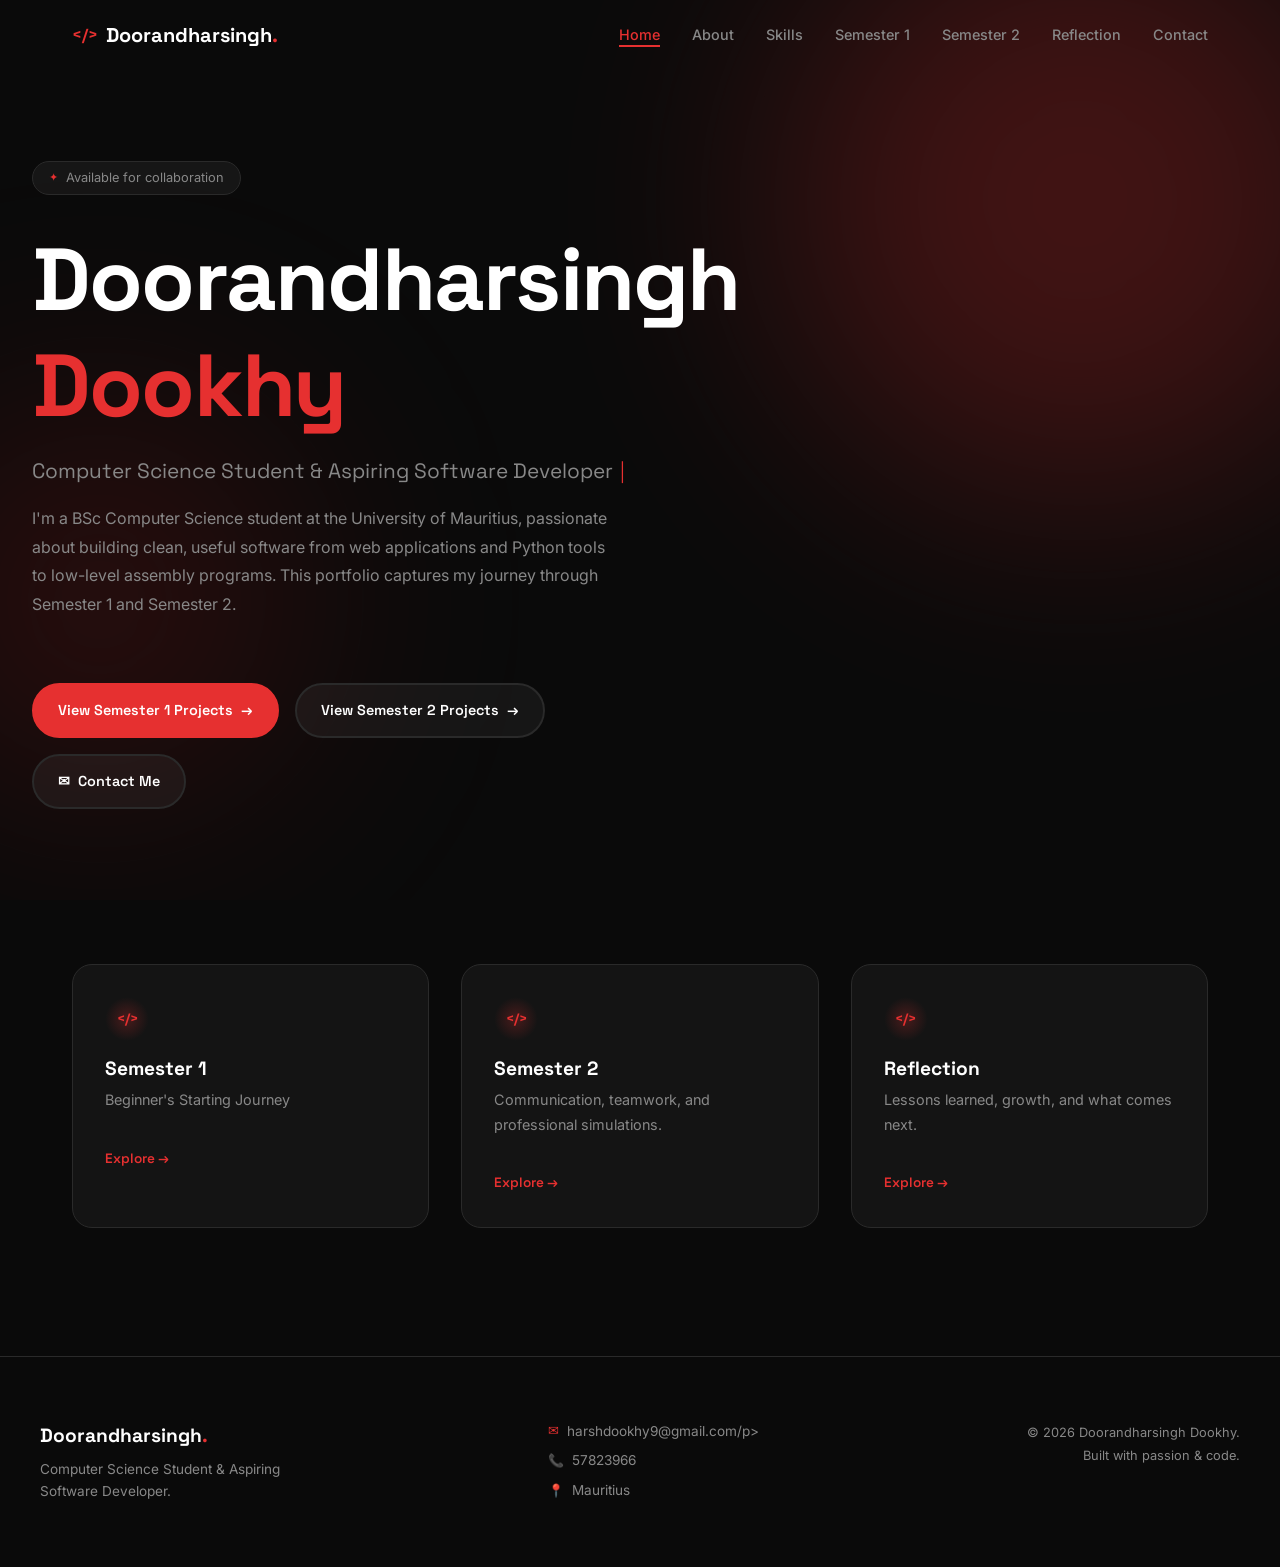
<file: index.html>
<!DOCTYPE html>
<!--
  ============================================================
  FILE: index.html
  PURPOSE: The homepage of Harshil Dookhy's e-portfolio.
  This is a MULTI-PAGE site — this file is only the homepage.
  Other pages (About, Skills, Semester 1, etc.) will be
  separate .html files linked from the navigation bar.

  STRUCTURE OVERVIEW:
  1. <head>       — metadata, font imports, CSS link
  2. <header>     — sticky navigation bar
  3. <main>
       ├── #hero        — big intro section with name + buttons
       └── #cards       — the 3 clickable overview cards
  4. <footer>     — contact info + copyright
  5. <script>     — links to our external JS file
  ============================================================
-->
<html lang="en">

<head>
  <!-- 
    CHARSET & VIEWPORT
    - charset="UTF-8"  → allows all characters (accents, symbols, etc.)
    - viewport meta    → makes the site scale correctly on phones/tablets
                         (without this, mobile browsers zoom way out)
  -->
  <meta charset="UTF-8" />
  <meta name="viewport" content="width=device-width, initial-scale=1.0" />

  <!-- Tab title shown in the browser tab -->
  <title>Doorandharsingh Dookhy — Portfolio</title>

  <!--
    GOOGLE FONTS
    We import two fonts:
    - "Space Grotesk"  → used for headings (techy, modern feel)
    - "Inter"          → used for body text (clean, readable)
    The `display=swap` parameter means the browser shows fallback
    text immediately, then swaps to our font when it loads (no blank flash).
  -->
  <link
    href="https://fonts.googleapis.com/css2?family=Space+Grotesk:wght@400;600;700&family=Inter:wght@400;500&display=swap"
    rel="stylesheet" />

  <!--
    EXTERNAL CSS
    All visual styling lives in style.css. Keeping it separate from HTML
    makes both files shorter and easier to maintain.
  -->
  <link rel="stylesheet" href="style.css" />
</head>

<body>

  <!-- =====================================================
    NAVIGATION BAR
    - <header> wraps the whole top bar.
    - class="scrolled" is toggled by JS when the user scrolls down,
      which adds a semi-transparent background (see style.css + script.js).
    - <nav> holds the logo on the left and menu links on the right.
    - The hamburger button (#hamburger) is hidden on desktop;
      on mobile it shows as 3 lines and opens the mobile menu.
  ====================================================== -->
  <header id="navbar">
    <nav class="nav-container">

      <!-- LOGO — clicking it returns to the homepage -->
      <a href="index.html" class="logo">
        <!-- The </> icon is written in HTML as text using a <span> -->
        <span class="logo-icon">&lt;/&gt;</span>
        <span class="logo-text">Doorandharsingh<span class="logo-dot">.</span></span>
      </a>

      <!--
        DESKTOP MENU
        These links will navigate to other pages of the site.
        The page currently active gets class="active" so it's highlighted.
      -->
      <ul class="nav-links" id="navLinks">
        <li><a href="index.html" class="active">Home</a></li>
        <li><a href="about.html">About</a></li>
        <li><a href="skills.html">Skills</a></li>
        <li><a href="semester1.html">Semester 1</a></li>
        <li><a href="semester2.html">Semester 2</a></li>
        <li><a href="reflection.html">Reflection</a></li>
        <li><a href="contact.html">Contact</a></li>
      </ul>

      <!--
        HAMBURGER BUTTON (mobile only)
        Three <span> elements create the three horizontal lines.
        JS toggles the class "open" on this button AND on #navLinks
        to show/hide the mobile menu.
      -->
      <button class="hamburger" id="hamburger" aria-label="Toggle navigation">
        <span></span>
        <span></span>
        <span></span>
      </button>

    </nav>
  </header>
  <!-- END NAVIGATION BAR -->


  <!-- =====================================================
    MAIN CONTENT
    Everything between <main> tags is the page body.
  ====================================================== -->
  <main>

    <!-- ---------------------------------------------------
      HERO SECTION
      The "hero" is the first big section visitors see.
      It contains:
        • A small badge ("Available for collaboration")
        • The name headline
        • A subtitle
        • A short paragraph
        • Three call-to-action buttons

      Each child element has class "fade-in" which starts
      invisible and slides up on page load (see CSS keyframes).
      The "delay-N" classes stagger the animations so elements
      appear one after another instead of all at once.
    ---------------------------------------------------- -->
    <section id="hero">

      <!-- 
        ANIMATED BACKGROUND BLOBS
        These are purely decorative <div>s positioned behind the text.
        CSS animates them slowly drifting (see .blob keyframe in CSS).
        They create the glowing red ambient light effect.
      -->
      <div class="blob blob-1"></div>
      <div class="blob blob-2"></div>

      <!-- Hero content sits above the blobs (z-index) -->
      <div class="hero-content">

        <!-- BADGE — small pill-shaped label -->
        <div class="badge fade-in delay-1">
          <!-- ✦ is a decorative star character -->
          <span class="badge-icon">✦</span>
          Available for collaboration
        </div>

        <!--
          NAME HEADING
          - "Harshil" is white
          - "Dookhy" is red (class="highlight")
          This matches the design in the screenshot.
        -->
        <h1 class="hero-title fade-in delay-2">
          Doorandharsingh <span class="highlight">Dookhy</span>
        </h1>

        <!-- SUBTITLE / ROLE -->
        <p class="hero-subtitle fade-in delay-3">
          Computer Science Student &amp; Aspiring Software Developer
        </p>

        <!-- SHORT BIO PARAGRAPH -->
        <p class="hero-bio fade-in delay-4">
          I'm a BSc Computer Science student at the University of Mauritius,
          passionate about building clean, useful software from web applications
          and Python tools to low-level assembly programs. This portfolio captures
          my journey through Semester 1 and Semester 2.
        </p>

        <!--
          CALL-TO-ACTION BUTTONS
          Three buttons side by side (wrap on small screens).
          - "btn-primary"   → red filled button
          - "btn-secondary" → dark outlined button
          They link to other pages of the site.
        -->
        <div class="hero-buttons fade-in delay-5">
          <a href="semester1.html" class="btn btn-primary">
            View Semester 1 Projects <span class="btn-arrow">→</span>
          </a>
          <a href="semester2.html" class="btn btn-secondary">
            View Semester 2 Projects <span class="btn-arrow">→</span>
          </a>
          <a href="contact.html" class="btn btn-secondary">
            <!-- ✉ is the envelope/email icon character -->
            <span class="btn-icon">✉</span> Contact Me
          </a>
        </div>

      </div>
      <!-- END .hero-content -->

    </section>
    <!-- END #hero -->


    <!-- ---------------------------------------------------
      CARDS SECTION
      Three cards displayed in a row (grid on desktop,
      stacked on mobile). Each card:
        • Has a red </> icon
        • Has a title
        • Has a short description
        • Has an "Explore →" link

      Cards have a "reveal" class. JS adds class "visible"
      when they scroll into view, triggering a fade-in
      animation (Intersection Observer pattern — see script.js).
    ---------------------------------------------------- -->
    <section id="cards">
      <div class="cards-grid">

        <!-- CARD 1: Semester 1 -->
        <article class="card reveal">
          <!-- Icon badge (the </> symbol) -->
          <div class="card-icon">
            <span>&lt;/&gt;</span>
          </div>
          <h2 class="card-title">Semester 1</h2>
          <p class="card-desc">
            Beginner's Starting Journey 
          </p>
          <!-- Internal link to the Semester 1 page -->
          <a href="semester1.html" class="card-link">Explore →</a>
        </article>

        <!-- CARD 2: Semester 2 -->
        <article class="card reveal">
          <div class="card-icon">
            <span>&lt;/&gt;</span>
          </div>
          <h2 class="card-title">Semester 2</h2>
          <p class="card-desc">
            Communication, teamwork, and professional simulations.
          </p>
          <a href="semester2.html" class="card-link">Explore →</a>
        </article>

        <!-- CARD 3: Reflection -->
        <article class="card reveal">
          <div class="card-icon">
            <span>&lt;/&gt;</span>
          </div>
          <h2 class="card-title">Reflection</h2>
          <p class="card-desc">
            Lessons learned, growth, and what comes next.
          </p>
          <a href="reflection.html" class="card-link">Explore →</a>
        </article>

      </div>
      <!-- END .cards-grid -->
    </section>
    <!-- END #cards -->

  </main>
  <!-- END <main> -->


  <!-- =====================================================
    FOOTER
    Displayed at the bottom of every page.
    Three columns:
      1. Branding (name + tagline)
      2. Contact details (email, phone, location)
      3. Copyright notice
    On mobile these stack vertically (CSS flex-wrap).
  ====================================================== -->
  <footer id="footer">
    <div class="footer-container">

      <!-- Column 1: Branding -->
      <div class="footer-brand">
        <p class="footer-logo">Doorandharsingh<span class="logo-dot">.</span></p>
        <p class="footer-tagline">Computer Science Student &amp; Aspiring Software Developer.</p>
      </div>

      <!-- Column 2: Contact info -->
      <div class="footer-contact">
        <!-- Each item is an icon + text -->
        <p><span class="footer-icon">✉</span> harshdookhy9@gmail.com/p>
        <p><span class="footer-icon">📞</span> 57823966</p>
        <p><span class="footer-icon">📍</span> Mauritius</p>
      </div>

      <!-- Column 3: Copyright -->
      <div class="footer-copy">
        <p>© 2026 Doorandharsingh Dookhy.</p>
        <p>Built with passion &amp; code.</p>
      </div>

    </div>
  </footer>
  <!-- END FOOTER -->


  <!--
    EXTERNAL JAVASCRIPT
    Placed at the BOTTOM of <body> so the HTML loads first.
    The browser parses top-to-bottom; putting script here means
    all elements already exist when JS runs (no need for DOMContentLoaded tricks).
  -->
  <script src="script.js"></script>

</body>
</html>
</file>
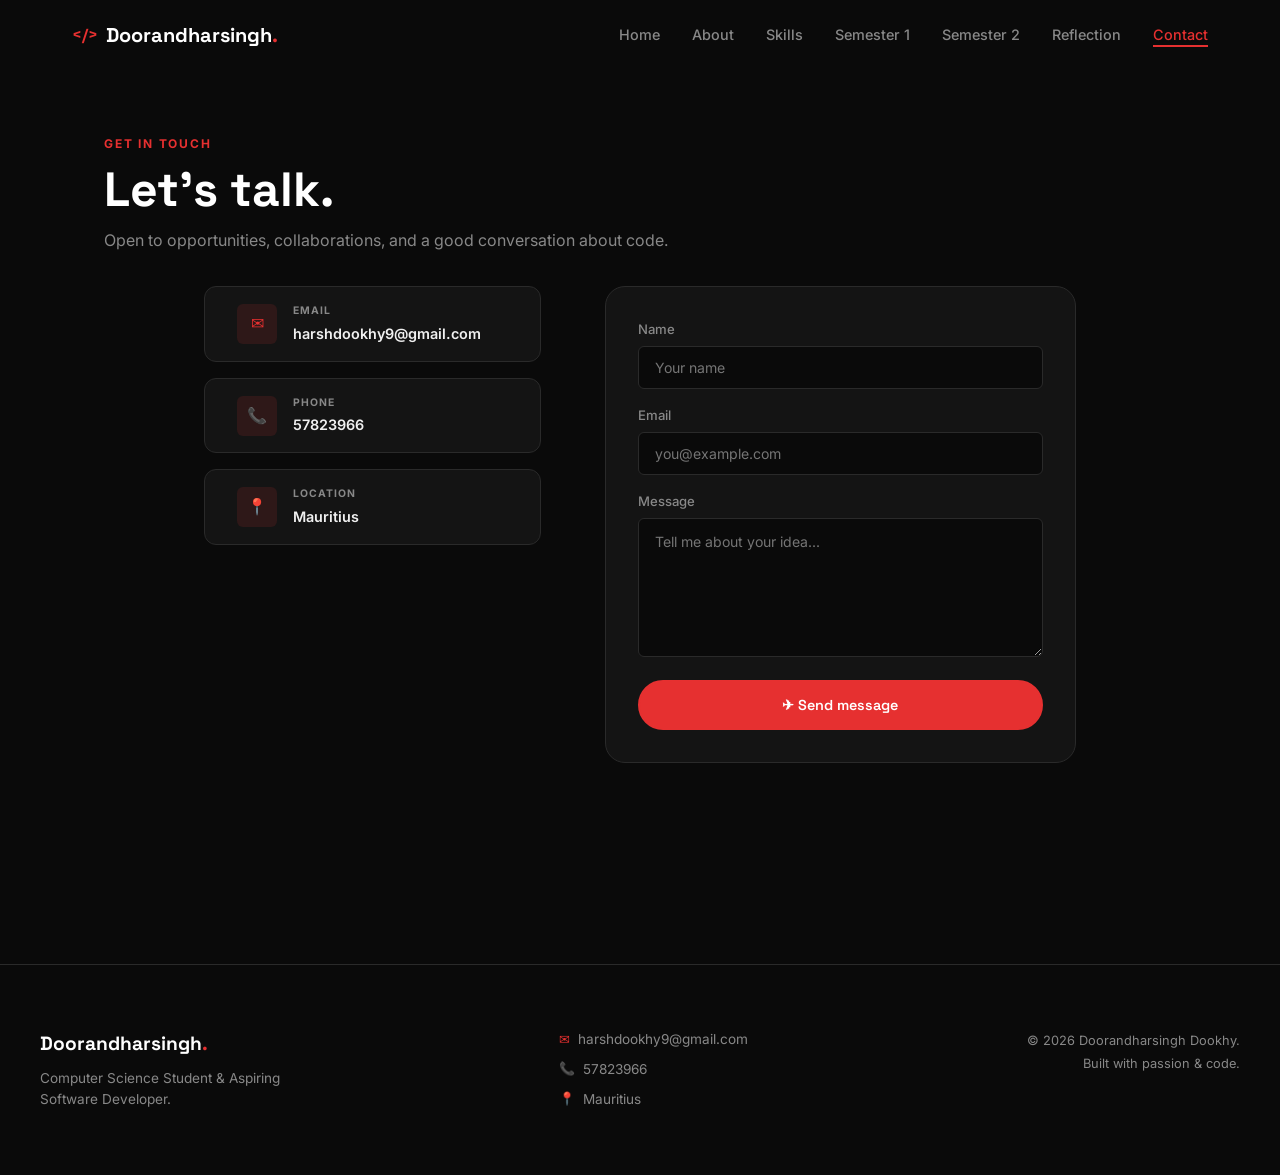
<file: contact.html>
<!DOCTYPE html>


<html lang="en">

<head>
  <meta charset="UTF-8" />
  <meta name="viewport" content="width=device-width, initial-scale=1.0" />
  <title>Contact — Doorandharsingh Dookhy</title>
  <link
    href="https://fonts.googleapis.com/css2?family=Space+Grotesk:wght@400;600;700&family=Inter:wght@400;500&display=swap"
    rel="stylesheet" />
  <link rel="stylesheet" href="style.css" />
</head>

<body>

  <!-- NAVBAR — "Contact" link is active -->
  <header id="navbar">
    <nav class="nav-container">
      <a href="index.html" class="logo">
        <span class="logo-icon">&lt;/&gt;</span>
        <span class="logo-text">Doorandharsingh<span class="logo-dot">.</span></span>
      </a>
      <ul class="nav-links" id="navLinks">
        <li><a href="index.html">Home</a></li>
        <li><a href="about.html">About</a></li>
        <li><a href="skills.html">Skills</a></li>
        <li><a href="semester1.html">Semester 1</a></li>
        <li><a href="semester2.html">Semester 2</a></li>
        <li><a href="reflection.html">Reflection</a></li>
        <li><a href="contact.html" class="active">Contact</a></li>  <!-- ← active here -->
      </ul>
      <button class="hamburger" id="hamburger" aria-label="Toggle navigation">
        <span></span><span></span><span></span>
      </button>
    </nav>
  </header>


  <main class="page-content">

    <!-- PAGE HEADER -->
    <section class="page-header">
      <p class="page-label fade-in delay-1">Get In Touch</p>
      <h1 class="page-title fade-in delay-2">Let's talk.</h1>
      <p class="page-subtitle fade-in delay-3">
        Open to opportunities, collaborations, and a good conversation about code.
      </p>
    </section>


    <!-- ---------------------------------------------------
      CONTACT LAYOUT — 2 columns
      Left:  contact info cards
      Right: the form

      Both sides use class="reveal" to animate in on scroll.
    ---------------------------------------------------- -->
    <section class="contact-section">
      <div class="contact-layout">


        <!-- =======================================
          LEFT COLUMN — Contact Info Cards
          Three cards: Email, Phone, Location.
          Each card has an icon, a small label, and the value.
        ======================================= -->
        <div class="contact-info-col reveal">

          <!-- EMAIL CARD -->
          <div class="contact-info-card">
            <!--
              .contact-info-icon is the red square icon holder.
              The emoji inside is the icon.
            -->
            <div class="contact-info-icon">✉</div>
            <div class="contact-info-text">
              <!-- Small grey label above the value -->
              <p class="contact-info-label">Email</p>
              <!--
                This is a mailto: link — clicking opens the user's email app
                with the "To" field pre-filled with your address.
              -->
              <a href="mailto:harshdookhy9@gmail.com" class="contact-info-value">
                harshdookhy9@gmail.com
              </a>
            </div>
          </div>

          <!-- PHONE CARD -->
          <div class="contact-info-card">
            <div class="contact-info-icon">📞</div>
            <div class="contact-info-text">
              <p class="contact-info-label">Phone</p>
              <!--
                tel: link — clicking opens the phone/call app on mobile.
                The number in href has no spaces (international format).
              -->
              <a href="tel:+23057823966" class="contact-info-value">57823966</a>
            </div>
          </div>

          <!-- LOCATION CARD — not a link, just text -->
          <div class="contact-info-card">
            <div class="contact-info-icon">📍</div>
            <div class="contact-info-text">
              <p class="contact-info-label">Location</p>
              <p class="contact-info-value">Mauritius</p>
            </div>
          </div>

        </div>
        <!-- END LEFT COLUMN -->


        <!-- =======================================
          RIGHT COLUMN — Contact Form
          Wrapped in a card for visual separation.

          HOW THE FORM SUBMISSION WORKS (script.js):
          1. User fills in name, email, message
          2. User clicks "Send message"
          3. The "submit" event fires on the <form>
          4. JS runs: validates fields are not empty
          5. If valid: hides the form, shows #formSuccess
          6. If invalid: shows an alert

          NOTE: This does NOT actually send an email.
          It is a UI demonstration only.
          To send real emails, integrate Formspree:
          Change <form> to <form action="https://formspree.io/f/YOUR_ID" method="POST">
          and remove the JS submit handler.
        ======================================= -->
        <div class="contact-form-card reveal">

          <!--
            The <form> has id="contactForm" so JS can find it.
            We handle submission via JS, not a traditional form action.
          -->
          <form action="https://formspree.io/f/mqeneeqw" method="POST">
            <!--
              novalidate turns off the browser's built-in popup validation.
              We handle validation ourselves in JS for better control.
            -->

            <!-- FIELD 1: Name -->
            <div class="form-group">
              <!--
                <label for="name"> — the "for" attribute links this label
                to the input with id="name". Clicking the label focuses
                the input. Important for accessibility.
              -->
              <label for="name">Name</label>
              <input
                type="text"
                id="name"
                name="name"
                placeholder="Your name"
                autocomplete="name"
              />
              <!--
                type="text"     → accepts any text
                id="name"       → links to the label's for="name"
                name="name"     → used if you ever submit to a server
                placeholder     → ghost text shown when empty
                autocomplete    → hints browser to autofill if available
              -->
            </div>

            <!-- FIELD 2: Email -->
            <div class="form-group">
              <label for="email">Email</label>
              <input
                type="email"
                id="email"
                name="email"
                placeholder="you@example.com"
                autocomplete="email"
              />
              <!--
                type="email" → browser validates email format
                               (must contain @ and a domain)
              -->
            </div>

            <!-- FIELD 3: Message -->
            <div class="form-group">
              <label for="message">Message</label>
              <textarea
                id="message"
                name="message"
                rows="5"
                placeholder="Tell me about your idea..."
              ></textarea>
              <!--
                <textarea> is for multi-line text.
                rows="5" sets the visible height (5 lines tall).
                Unlike <input>, textarea has a closing tag.
                Note: self-closing <textarea /> does NOT work — always use </textarea>
              -->
            </div>

            <!-- SUBMIT BUTTON -->
            <button type="submit" class="btn btn-primary btn-full">
              ✈ Send message
            </button>
            <!--
              type="submit" → triggers the form's "submit" event when clicked.
              class="btn btn-primary" → uses the same red button style from index.html.
              class="btn-full" → makes the button 100% width (added in style.css).
            -->

          </form>

          <!--
            SUCCESS MESSAGE — hidden by default (display: none in CSS).
            JS shows this and hides the form after a successful submission.
            id="formSuccess" is how JS targets it.
          -->
          <div id="formSuccess" class="form-success" style="display: none;">
            <div class="form-success-icon">✓</div>
            <h3>Message sent!</h3>
            <p>Thanks for reaching out — I'll get back to you soon.</p>
          </div>

        </div>
        <!-- END RIGHT COLUMN -->


      </div>
    </section>
    <!-- END CONTACT LAYOUT -->


  </main>


  <!-- FOOTER -->
  <footer id="footer">
    <div class="footer-container">
      <div class="footer-brand">
        <p class="footer-logo">Doorandharsingh<span class="logo-dot">.</span></p>
        <p class="footer-tagline">Computer Science Student &amp; Aspiring Software Developer.</p>
      </div>
      <div class="footer-contact">
        <p><span class="footer-icon">✉</span> harshdookhy9@gmail.com</p>
        <p><span class="footer-icon">📞</span> 57823966</p>
        <p><span class="footer-icon">📍</span> Mauritius</p>
      </div>
      <div class="footer-copy">
        <p>© 2026 Doorandharsingh Dookhy.</p>
        <p>Built with passion &amp; code.</p>
      </div>
    </div>
  </footer>

  <script src="script.js"></script>

</body>
</html>
</file>
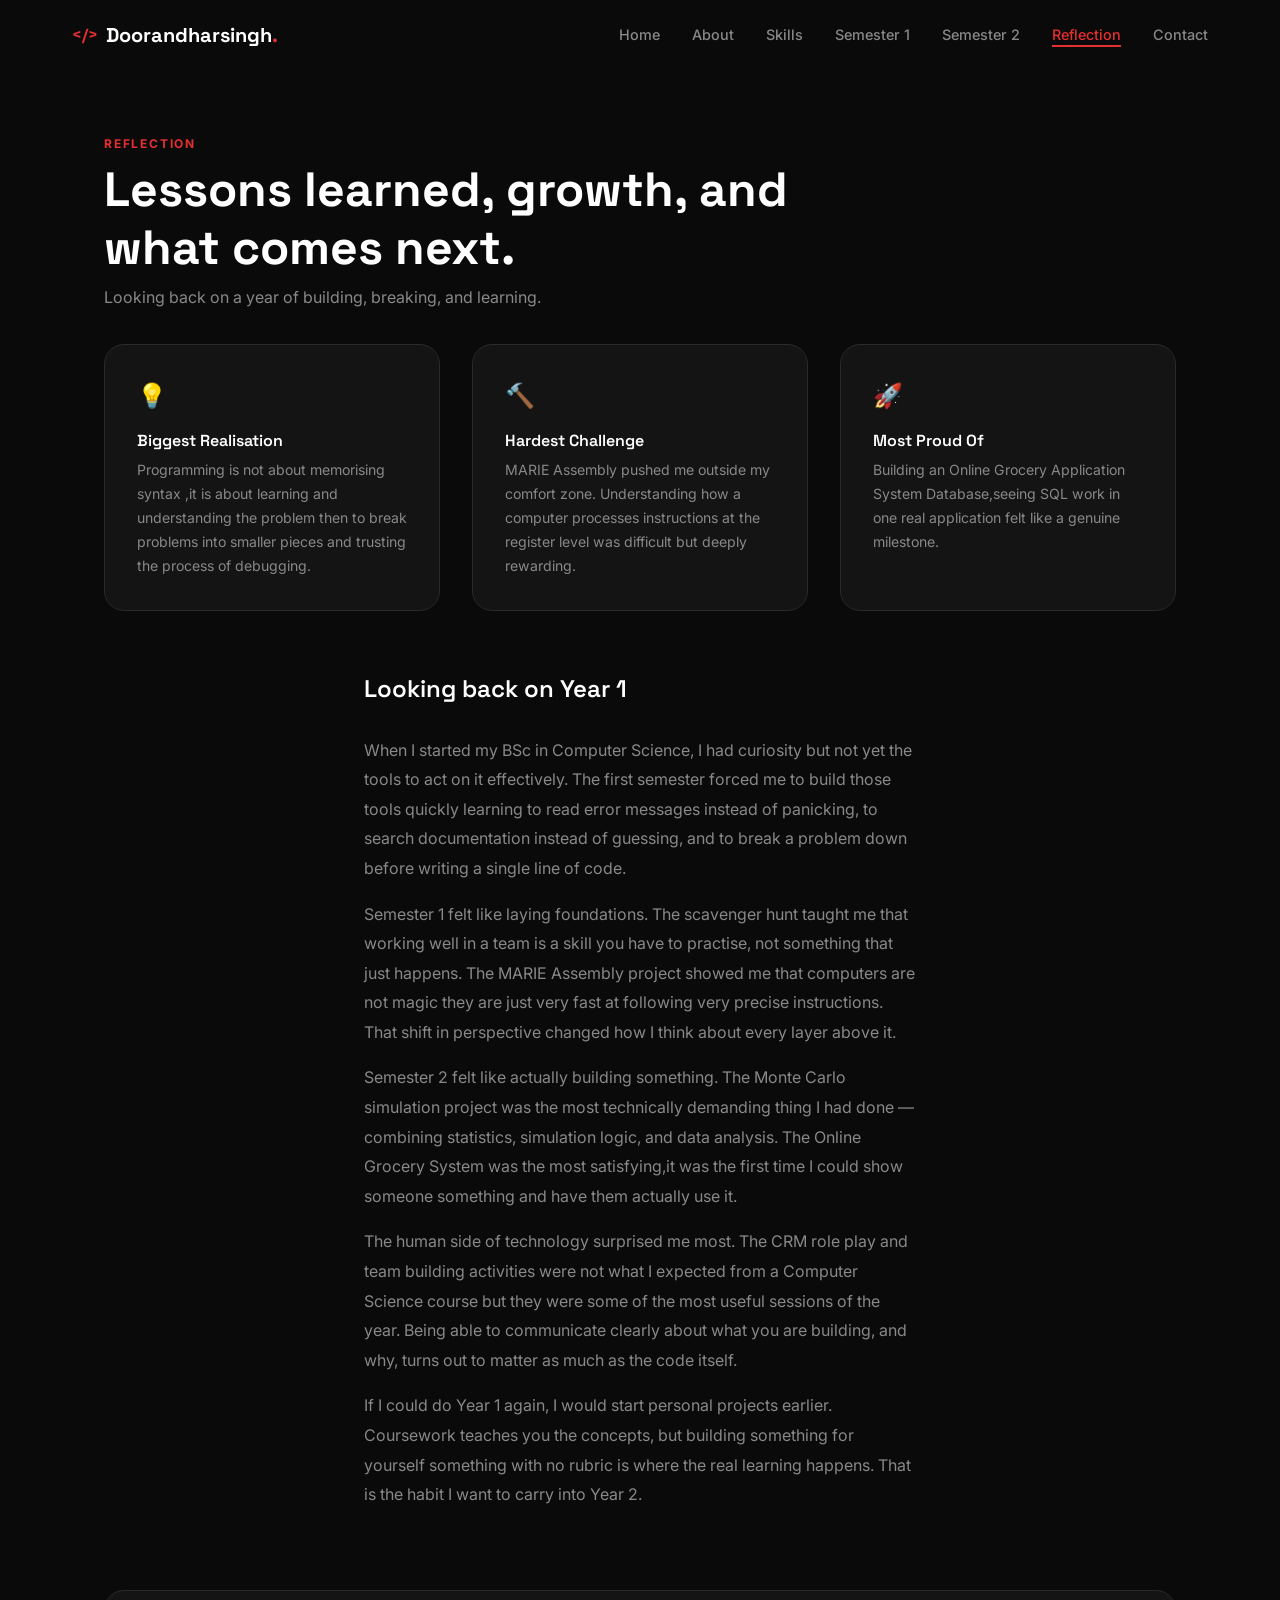
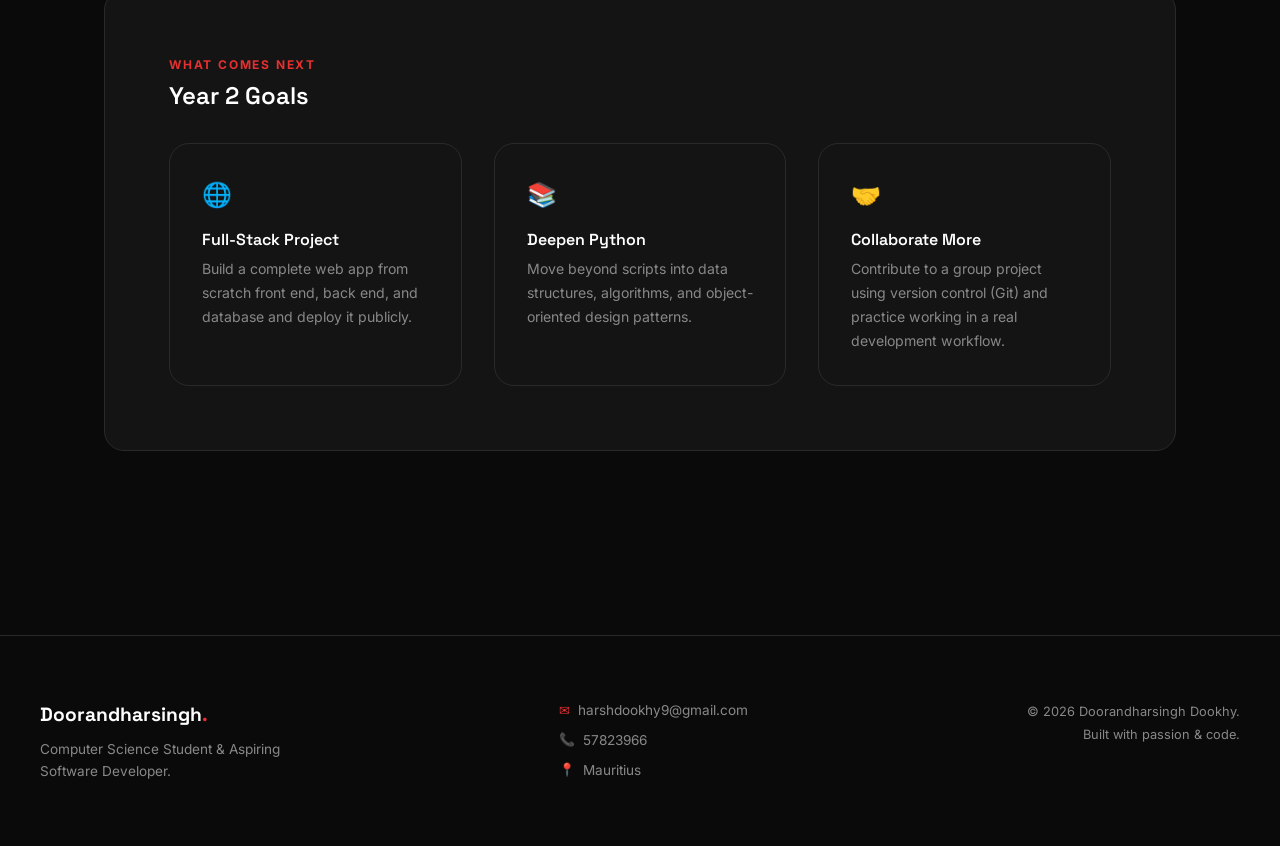
<file: reflection.html>
<!DOCTYPE html>
<!--
  ============================================================
  FILE: reflection.html
  PAGE: Reflection
  ============================================================

  WHAT IS ON THIS PAGE:
  1. Navbar
  2. Page Header     — label "REFLECTION", heading, subtitle
  3. Highlight Cards — 3 cards: key lessons from the year
  4. Written Reflection — longer paragraphs of personal reflection
  5. Looking Ahead   — forward-looking closing statement
  6. Footer

  CSS CLASSES USED:
  - All shared classes from style.css (page-header, info-cards,
    info-card, about-bio, reveal, fade-in, delay-N)
  - .reflection-quote — a styled blockquote pull-quote
  - .looking-ahead    — the closing forward-looking section
  ============================================================
-->
<html lang="en">

<head>
  <meta charset="UTF-8" />
  <meta name="viewport" content="width=device-width, initial-scale=1.0" />
  <title>Reflection — Doorandharsingh Dookhy</title>
  <link
    href="https://fonts.googleapis.com/css2?family=Space+Grotesk:wght@400;600;700&family=Inter:wght@400;500&display=swap"
    rel="stylesheet" />
  <link rel="stylesheet" href="style.css" />
</head>

<body>

  <!-- NAVBAR — "Reflection" link is active -->
  <header id="navbar">
    <nav class="nav-container">
      <a href="index.html" class="logo">
        <span class="logo-icon">&lt;/&gt;</span>
        <span class="logo-text">Doorandharsingh<span class="logo-dot">.</span></span>
      </a>
      <ul class="nav-links" id="navLinks">
        <li><a href="index.html">Home</a></li>
        <li><a href="about.html">About</a></li>
        <li><a href="skills.html">Skills</a></li>
        <li><a href="semester1.html">Semester 1</a></li>
        <li><a href="semester2.html">Semester 2</a></li>
        <li><a href="reflection.html" class="active">Reflection</a></li> <!-- ← active here -->
        <li><a href="contact.html">Contact</a></li>
      </ul>
      <button class="hamburger" id="hamburger" aria-label="Toggle navigation">
        <span></span><span></span><span></span>
      </button>
    </nav>
  </header>


  <main class="page-content">

    <!-- PAGE HEADER -->
    <section class="page-header">
      <p class="page-label fade-in delay-1">Reflection</p>
      <h1 class="page-title fade-in delay-2">Lessons learned, growth, and what comes next.</h1>
      <p class="page-subtitle fade-in delay-3">
        Looking back on a year of building, breaking, and learning.
      </p>
    </section>


    <!-- ---------------------------------------------------
      KEY LESSONS — 3 highlight cards
      Reusing the exact same .info-cards and .info-card
      classes from about.html — no new CSS needed.
    ---------------------------------------------------- -->
    <section class="info-cards-section">
      <div class="info-cards">

        <div class="info-card reveal">
          <div class="info-card-icon">💡</div>
          <h3 class="info-card-title">Biggest Realisation</h3>
          <p class="info-card-desc">
            Programming is not about memorising syntax ,it is about
            learning and understanding the problem then to break problems into smaller pieces and trusting
            the process of debugging.
          </p>
        </div>

        <div class="info-card reveal">
          <div class="info-card-icon">🔨</div>
          <h3 class="info-card-title">Hardest Challenge</h3>
          <p class="info-card-desc">
            MARIE Assembly pushed me outside my comfort zone. Understanding
            how a computer processes instructions at the register level
            was difficult but deeply rewarding.
          </p>
        </div>

        <div class="info-card reveal">
          <div class="info-card-icon">🚀</div>
          <h3 class="info-card-title">Most Proud Of</h3>
          <p class="info-card-desc">
            Building an Online Grocery Application System Database,seeing
            SQL work  in one real
            application felt like a genuine milestone.
          </p>
        </div>

      </div>
    </section>


    <!-- ---------------------------------------------------
      WRITTEN REFLECTION
      Reusing .about-bio for the centred text column.
      This keeps the same clean reading layout as the About page.
    ---------------------------------------------------- -->
    <section class="about-bio reveal">

      <h2 class="about-bio-heading">Looking back on Year 1</h2>

      <p>
        When I started my BSc in Computer Science, I had curiosity but not
        yet the tools to act on it effectively. The first semester forced me
        to build those tools quickly learning to read error messages instead
        of panicking, to search documentation instead of guessing, and to
        break a problem down before writing a single line of code.
      </p>

      <p>
        Semester 1 felt like laying foundations. The scavenger hunt taught me
        that working well in a team is a skill you have to practise, not something
        that just happens. The MARIE Assembly project showed me that computers are
        not magic they are just very fast at following very precise instructions.
        That shift in perspective changed how I think about every layer above it.
      </p>

      <p>
        Semester 2 felt like actually building something. The Monte Carlo simulation
        project was the most technically demanding thing I had done — combining
        statistics, simulation logic, and data analysis. The Online Grocery System
        was the most satisfying,it was the first time I could show someone
        something and have them actually use it.
      </p>

      <!--
        PULL QUOTE — a highlighted quote block.
        <blockquote> is the correct semantic HTML tag for quotations.
        .reflection-quote adds the red left border and larger text style.
      -->
      

      <p>
        The human side of technology surprised me most. The CRM role play and
        team building activities were not what I expected from a Computer Science
        course but they were some of the most useful sessions of the year.
        Being able to communicate clearly about what you are building, and why,
        turns out to matter as much as the code itself.
      </p>

      <p>
        If I could do Year 1 again, I would start personal projects earlier.
        Coursework teaches you the concepts, but building something for yourself
        something with no rubric is where the real learning happens. That is
        the habit I want to carry into Year 2.
      </p>

    </section>


    <!-- ---------------------------------------------------
      LOOKING AHEAD SECTION
      A simple closing card with what comes next.
      Uses its own .looking-ahead class for the container
      and reuses .info-cards inside for the 3 goal chips.
    ---------------------------------------------------- -->
    <section class="looking-ahead reveal">

      <div class="looking-ahead-inner">

        <p class="page-label">What comes next</p>
        <h2 class="looking-ahead-title">Year 2 Goals</h2>

        <!--
          Three goal cards — smaller, simpler than the info-cards above.
          Reusing .info-cards grid but with 3 items focused on future goals.
        -->
        <div class="info-cards">

          <div class="info-card">
            <div class="info-card-icon">🌐</div>
            <h3 class="info-card-title">Full-Stack Project</h3>
            <p class="info-card-desc">
              Build a complete web app from scratch front end, back end,
              and database and deploy it publicly.
            </p>
          </div>

          <div class="info-card">
            <div class="info-card-icon">📚</div>
            <h3 class="info-card-title">Deepen Python</h3>
            <p class="info-card-desc">
              Move beyond scripts into data structures, algorithms,
              and object-oriented design patterns.
            </p>
          </div>

          <div class="info-card">
            <div class="info-card-icon">🤝</div>
            <h3 class="info-card-title">Collaborate More</h3>
            <p class="info-card-desc">
              Contribute to a group project using version control (Git)
              and practice working in a real development workflow.
            </p>
          </div>

        </div>

      </div>

    </section>
    <!-- END LOOKING AHEAD -->


  </main>


  <!-- FOOTER -->
  <footer id="footer">
    <div class="footer-container">
      <div class="footer-brand">
        <p class="footer-logo">Doorandharsingh<span class="logo-dot">.</span></p>
        <p class="footer-tagline">Computer Science Student &amp; Aspiring Software Developer.</p>
      </div>
      <div class="footer-contact">
        <p><span class="footer-icon">✉</span> harshdookhy9@gmail.com</p>
        <p><span class="footer-icon">📞</span> 57823966</p>
        <p><span class="footer-icon">📍</span> Mauritius</p>
      </div>
      <div class="footer-copy">
        <p>© 2026 Doorandharsingh Dookhy.</p>
        <p>Built with passion &amp; code.</p>
      </div>
    </div>
  </footer>

  <script src="script.js"></script>

</body>
</html>
</file>
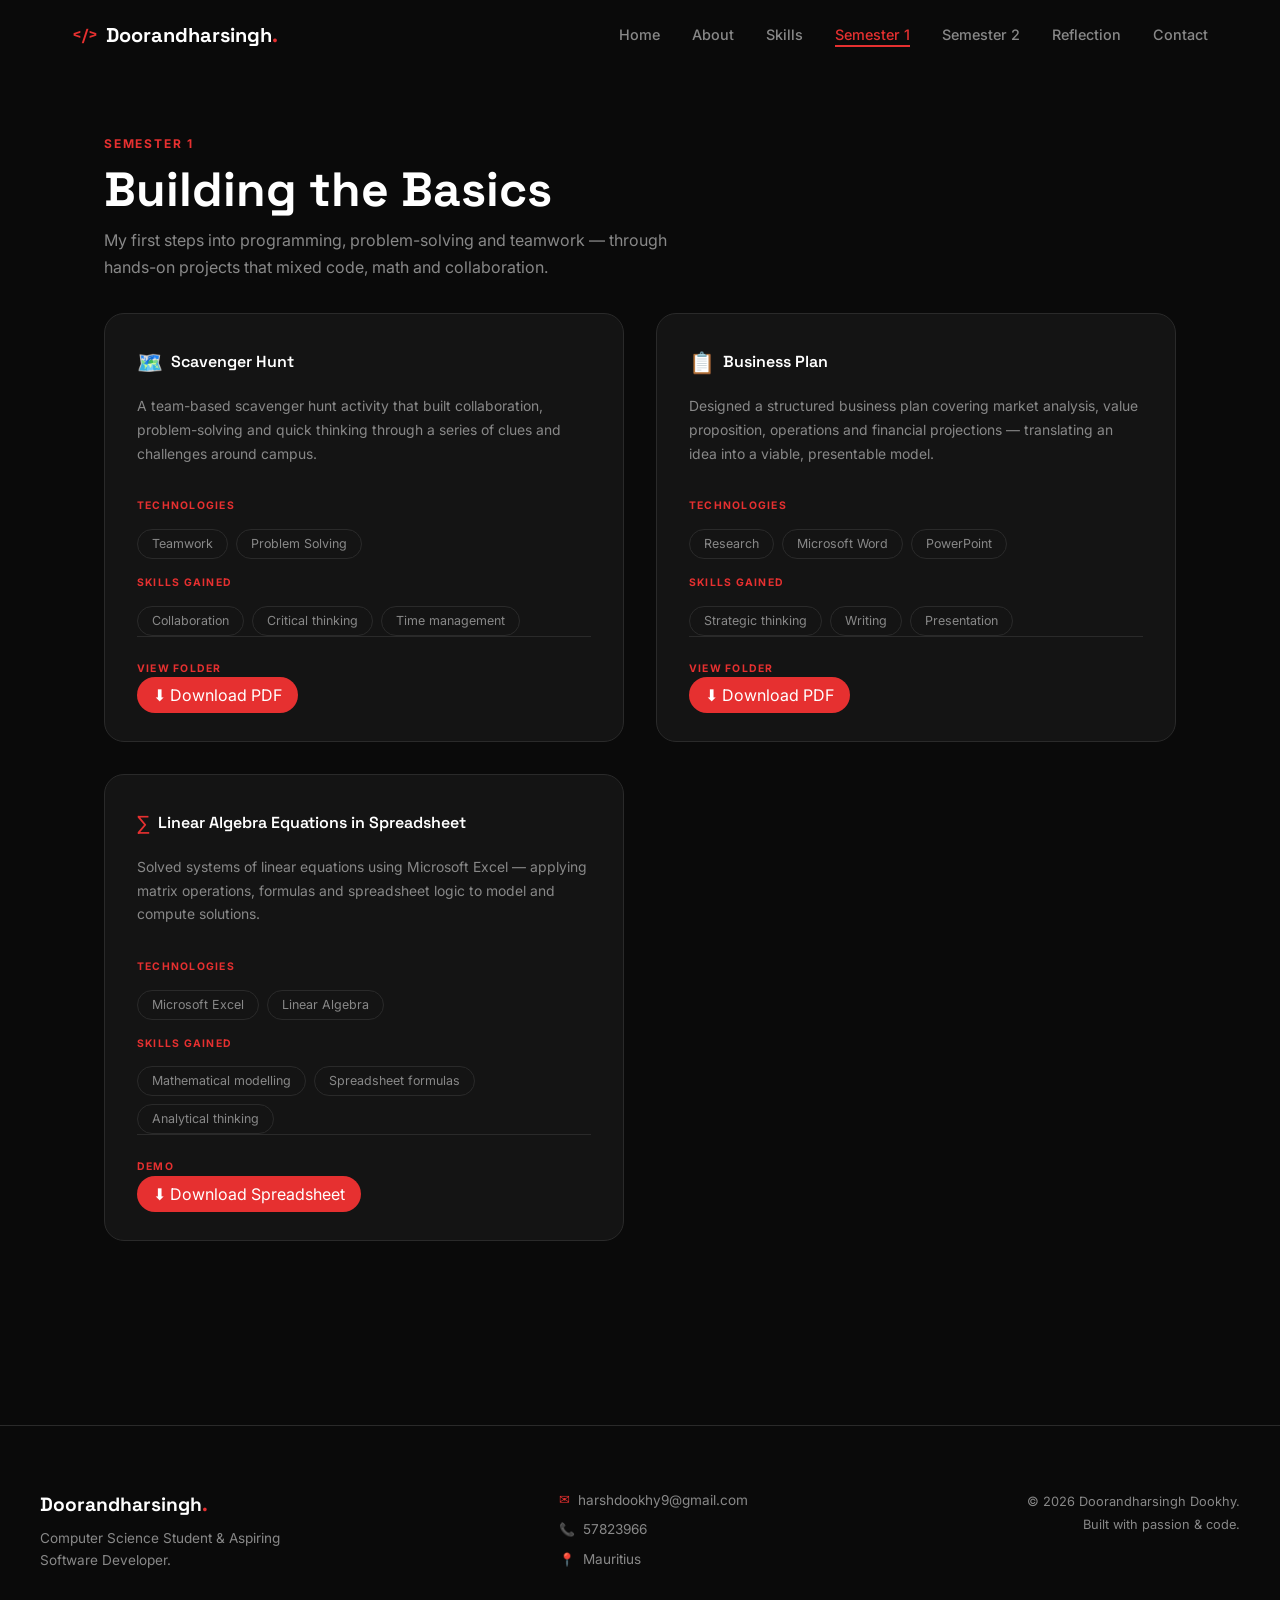
<file: semester1.html>
<!DOCTYPE html>


<html lang="en">

<head>
  <meta charset="UTF-8" />
  <meta name="viewport" content="width=device-width, initial-scale=1.0" />
  <title>Semester 1 — Doorandharsingh Dookhy</title>
  <link
    href="https://fonts.googleapis.com/css2?family=Space+Grotesk:wght@400;600;700&family=Inter:wght@400;500&display=swap"
    rel="stylesheet" />
  <link rel="stylesheet" href="style.css" />
</head>

<body>

  <!-- NAVBAR — "Semester 1" link is active -->
  <header id="navbar">
    <nav class="nav-container">
      <a href="index.html" class="logo">
        <span class="logo-icon">&lt;/&gt;</span>
        <span class="logo-text">Doorandharsingh<span class="logo-dot">.</span></span>
      </a>
      <ul class="nav-links" id="navLinks">
        <li><a href="index.html">Home</a></li>
        <li><a href="about.html">About</a></li>
        <li><a href="skills.html">Skills</a></li>
        <li><a href="semester1.html" class="active">Semester 1</a></li>  <!-- ← active here -->
        <li><a href="semester2.html">Semester 2</a></li>
        <li><a href="reflection.html">Reflection</a></li>
        <li><a href="contact.html">Contact</a></li>
      </ul>
      <button class="hamburger" id="hamburger" aria-label="Toggle navigation">
        <span></span><span></span><span></span>
      </button>
    </nav>
  </header>


  <main class="page-content">

    <!-- PAGE HEADER -->
    <section class="page-header">
      <p class="page-label fade-in delay-1">Semester 1</p>
      <h1 class="page-title fade-in delay-2">Building the Basics</h1>
      <p class="page-subtitle fade-in delay-3">
        My first steps into programming, problem-solving and teamwork — through hands-on
        projects that mixed code, math and collaboration.
      </p>
    </section>


    <!-- ---------------------------------------------------
      PROJECTS GRID
      A 2-column CSS grid holds all 4 project cards.
      Each card is an <article> — semantically correct for
      self-contained pieces of content like project entries.

      class="reveal" on each card makes it animate in
      when scrolled into view (Intersection Observer in script.js).
    ---------------------------------------------------- -->
    <section class="projects-section">
      <div class="projects-grid">


        <!-- =======================================
          PROJECT CARD 1: Scavenger Hunt
          A teamwork activity — no code file to download.
        ======================================= -->
        <article class="project-card reveal">

          <!-- CARD HEADER: icon + title side by side -->
          <div class="project-card-header">
            <span class="project-icon">🗺️</span>
            <h2 class="project-title">Scavenger Hunt</h2>
          </div>

          <!-- DESCRIPTION paragraph -->
          <p class="project-desc">
            A team-based scavenger hunt activity that built collaboration,
            problem-solving and quick thinking through a series of clues
            and challenges around campus.
          </p>

          <!--
            TECHNOLOGIES SECTION
            .project-section-label = the small red uppercase heading
            .tags = the flex container wrapping the tag chips
            .tag = each individual chip
          -->
          <p class="project-section-label">Technologies</p>
          <div class="tags">
            <span class="tag">Teamwork</span>
            <span class="tag">Problem Solving</span>
          </div>

          <!-- SKILLS GAINED SECTION — same pattern -->
          <p class="project-section-label">Skills Gained</p>
          <div class="tags">
            <span class="tag">Collaboration</span>
            <span class="tag">Critical thinking</span>
            <span class="tag">Time management</span>
          </div>
          <div class="demo-section">
            <p class="project-section-label">View Folder</p>
            <a href="Jaadu_2025.pdf" class="demo-link-btn">
              ⬇ Download PDF
            </a>
          </div>

          <!--
            No DEMO section for this card — it was an activity,
            not a file-based project. Just leave it out.
          -->

        </article>


        <!-- =======================================
          PROJECT CARD 2: Business Plan
          A written/research project — no code.
        ======================================= -->
        <article class="project-card reveal">

          <div class="project-card-header">
            <span class="project-icon">📋</span>
            <h2 class="project-title">Business Plan</h2>
          </div>

          <p class="project-desc">
            Designed a structured business plan covering market analysis,
            value proposition, operations and financial projections —
            translating an idea into a viable, presentable model.
          </p>

          <p class="project-section-label">Technologies</p>
          <div class="tags">
            <span class="tag">Research</span>
            <span class="tag">Microsoft Word</span>
            <span class="tag">PowerPoint</span>
          </div>

          <p class="project-section-label">Skills Gained</p>
          <div class="tags">
            <span class="tag">Strategic thinking</span>
            <span class="tag">Writing</span>
            <span class="tag">Presentation</span>
          </div>
           <div class="demo-section">
            <p class="project-section-label">View Folder</p>
            <a href="Business_Plan_Assignment(Pixel_Builders).pdf" class="demo-link-btn">
              ⬇ Download PDF
            </a>
          </div>
          

        </article>


        <!-- =======================================
          PROJECT CARD 3: Linear Algebra Spreadsheet
          Has a demo download link.
        ======================================= -->
        <article class="project-card reveal">

          <div class="project-card-header">
            <span class="project-icon">∑</span>
            <h2 class="project-title">Linear Algebra Equations in Spreadsheet</h2>
          </div>

          <p class="project-desc">
            Solved systems of linear equations using Microsoft Excel —
            applying matrix operations, formulas and spreadsheet logic
            to model and compute solutions.
          </p>

          <p class="project-section-label">Technologies</p>
          <div class="tags">
            <span class="tag">Microsoft Excel</span>
            <span class="tag">Linear Algebra</span>
          </div>

          <p class="project-section-label">Skills Gained</p>
          <div class="tags">
            <span class="tag">Mathematical modelling</span>
            <span class="tag">Spreadsheet formulas</span>
            <span class="tag">Analytical thinking</span>
          </div>

          <!--
            DEMO SECTION — only shown when there's a file to link.
            href="#" is a placeholder — replace with the actual file path.
            e.g. href="files/linear-algebra.xlsx"
          -->
          <div class="demo-section">
            <p class="project-section-label">Demo</p>
            <a href="Linear_Algebra_Matrices_Assignment (1).xlsx" class="demo-link-btn">
              ⬇ Download Spreadsheet
            </a>
          </div>

        </article>
        

          
        


        


      </div>
    </section>
    <!-- END PROJECTS GRID -->


  </main>


  <!-- FOOTER -->
  <footer id="footer">
    <div class="footer-container">
      <div class="footer-brand">
        <p class="footer-logo">Doorandharsingh<span class="logo-dot">.</span></p>
        <p class="footer-tagline">Computer Science Student &amp; Aspiring Software Developer.</p>
      </div>
      <div class="footer-contact">
        <p><span class="footer-icon">✉</span>harshdookhy9@gmail.com</p>
        <p><span class="footer-icon">📞</span> 57823966</p>
        <p><span class="footer-icon">📍</span> Mauritius</p>
      </div>
      <div class="footer-copy">
        <p>© 2026 Doorandharsingh Dookhy.</p>
        <p>Built with passion &amp; code.</p>
      </div>
    </div>
  </footer>

  <script src="script.js"></script>

</body>
</html>
</file>
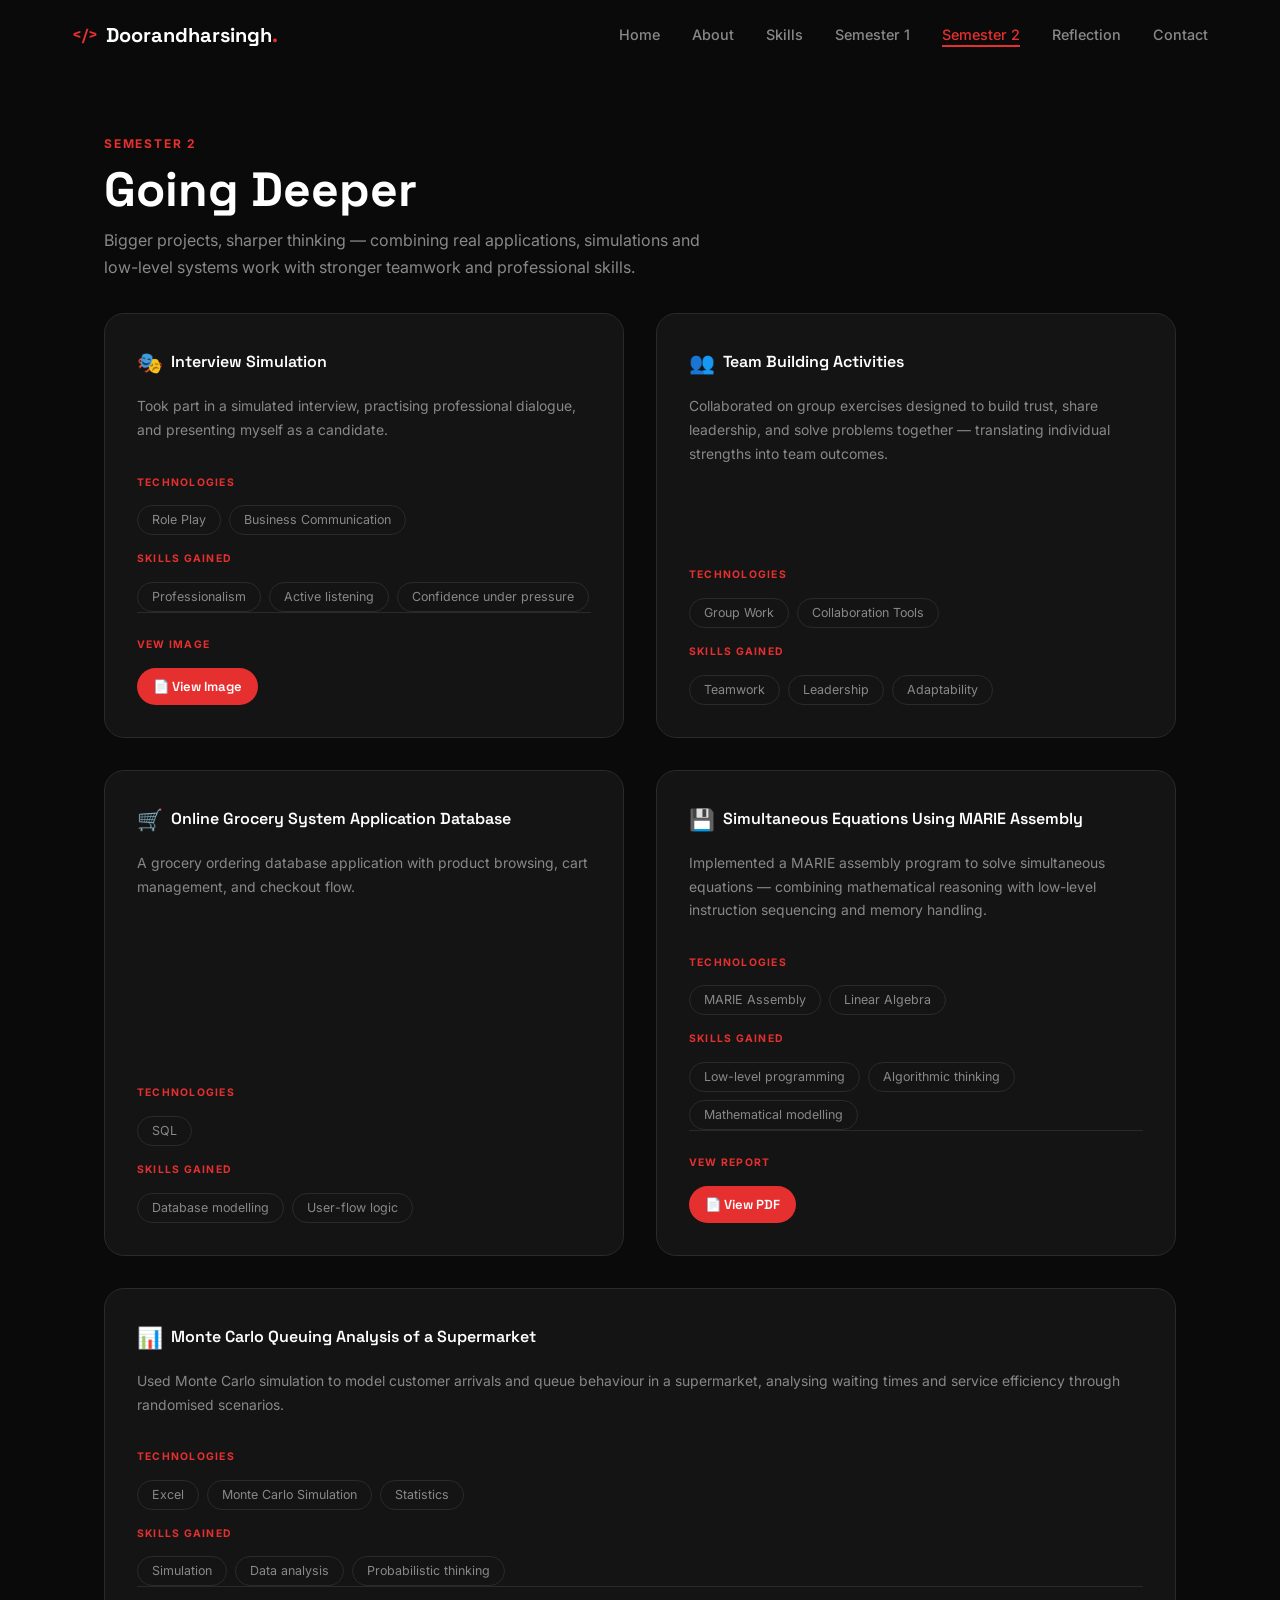
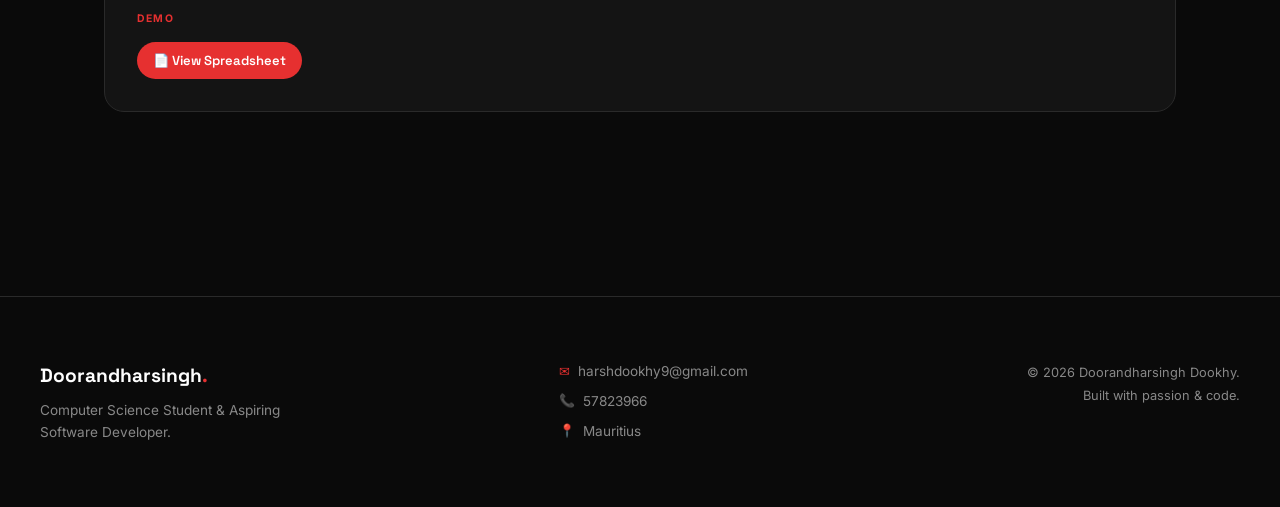
<file: semester2.html>
<!DOCTYPE html>
<!--
  ============================================================
  FILE: semester2.html
  PAGE: Semester 2 — Going Deeper
  ============================================================

  WHAT IS ON THIS PAGE:
  1. Navbar
  2. Page Header   — label "SEMESTER 2", heading, subtitle
  3. Projects Grid — 5 project cards in a responsive grid
  4. Footer

  THE 5 PROJECTS:
  - CRM Role Play / Interview Simulation
  - Team Building Activities
  - Online Grocery System Application
  - Monte Carlo Queuing Analysis of a Supermarket
  - Simultaneous Equations Using MARIE Assembly

  NOTE: Semester 2 has 5 cards, not 4.
  The grid still uses 2 columns — so the last card sits alone
  on the bottom row. This is fine — CSS grid handles it automatically.
  If you want it centred, see the .project-card--wide class below.

  All CSS classes are THE SAME as semester1.html.
  This is the power of reusable CSS — no new styles needed!
  ============================================================
-->
<html lang="en">

<head>
  <meta charset="UTF-8" />
  <meta name="viewport" content="width=device-width, initial-scale=1.0" />
  <title>Semester 2 — Doorandharsingh Dookhy</title>
  <link
    href="https://fonts.googleapis.com/css2?family=Space+Grotesk:wght@400;600;700&family=Inter:wght@400;500&display=swap"
    rel="stylesheet" />
  <link rel="stylesheet" href="style.css" />
</head>

<body>

  <!-- NAVBAR — "Semester 2" link is active -->
  <header id="navbar">
    <nav class="nav-container">
      <a href="index.html" class="logo">
        <span class="logo-icon">&lt;/&gt;</span>
        <span class="logo-text">Doorandharsingh<span class="logo-dot">.</span></span>
      </a>
      <ul class="nav-links" id="navLinks">
        <li><a href="index.html">Home</a></li>
        <li><a href="about.html">About</a></li>
        <li><a href="skills.html">Skills</a></li>
        <li><a href="semester1.html">Semester 1</a></li>
        <li><a href="semester2.html" class="active">Semester 2</a></li>  <!-- ← active here -->
        <li><a href="reflection.html">Reflection</a></li>
        <li><a href="contact.html">Contact</a></li>
      </ul>
      <button class="hamburger" id="hamburger" aria-label="Toggle navigation">
        <span></span><span></span><span></span>
      </button>
    </nav>
  </header>


  <main class="page-content">

    <!-- PAGE HEADER -->
    <section class="page-header">
      <p class="page-label fade-in delay-1">Semester 2</p>
      <h1 class="page-title fade-in delay-2">Going Deeper</h1>
      <p class="page-subtitle fade-in delay-3">
        Bigger projects, sharper thinking — combining real applications, simulations and
        low-level systems work with stronger teamwork and professional skills.
      </p>
    </section>


    <!-- ---------------------------------------------------
      PROJECTS GRID
      Same .projects-grid class as semester1.html.
      5 cards in a 2-column grid = 2 rows of 2, then 1 card on last row.
      The last card (Monte Carlo) spans both columns so it fills the row.
    ---------------------------------------------------- -->
    <section class="projects-section">
      <div class="projects-grid">


        <!-- PROJECT 1: CRM Role Play -->
        <article class="project-card reveal">
          <div class="project-card-header">
            <span class="project-icon">🎭</span>
            <h2 class="project-title"> Interview Simulation</h2>
          </div>
          <p class="project-desc">
            Took part in a simulated
            interview, practising professional dialogue, 
            and presenting myself as a candidate.
          </p>
          <p class="project-section-label">Technologies</p>
          <div class="tags">
            <span class="tag">Role Play</span>
            <span class="tag">Business Communication</span>
          </div>
          <p class="project-section-label">Skills Gained</p>
          <div class="tags">
            <span class="tag">Professionalism</span>
            <span class="tag">Active listening</span>
            <span class="tag">Confidence under pressure</span>
          </div>
          <div class="demo-section">
            <p class="project-section-label">Vew Image</p>
            <a href="CRM.jpeg" class="demo-link demo-link-btn">
              📄 View Image
            </a>
          </div>
        </article>


        <!-- PROJECT 2: Team Building -->
        <article class="project-card reveal">
          <div class="project-card-header">
            <span class="project-icon">👥</span>
            <h2 class="project-title">Team Building Activities</h2>
          </div>
          <p class="project-desc">
            Collaborated on group exercises designed to build trust, share leadership,
            and solve problems together — translating individual strengths into
            team outcomes.
          </p>
          <p class="project-section-label">Technologies</p>
          <div class="tags">
            <span class="tag">Group Work</span>
            <span class="tag">Collaboration Tools</span>
          </div>
          <p class="project-section-label">Skills Gained</p>
          <div class="tags">
            <span class="tag">Teamwork</span>
            <span class="tag">Leadership</span>
            <span class="tag">Adaptability</span>
          </div>
        </article>


        <!-- PROJECT 3: Online Grocery System -->
        <article class="project-card reveal">
          <div class="project-card-header">
            <span class="project-icon">🛒</span>
            <h2 class="project-title">Online Grocery System Application Database</h2>
          </div>
          <p class="project-desc">
            A  grocery ordering database application with product browsing, cart
            management, and checkout flow. 
            
          </p>
          <p class="project-section-label">Technologies</p>
          <div class="tags">
            
            <span class="tag">SQL</span>
          </div>
          <p class="project-section-label">Skills Gained</p>
          <div class="tags">
            
            <span class="tag">Database modelling</span>
            <span class="tag">User-flow logic</span>
          </div>
        </article>


        <!-- PROJECT 4: MARIE Simultaneous Equations -->
        <article class="project-card reveal">
          <div class="project-card-header">
            <span class="project-icon">💾</span>
            <h2 class="project-title">Simultaneous Equations Using MARIE Assembly</h2>
          </div>
          <p class="project-desc">
            Implemented a MARIE assembly program to solve simultaneous equations —
            combining mathematical reasoning with low-level instruction sequencing
            and memory handling.
          </p>
          <p class="project-section-label">Technologies</p>
          <div class="tags">
            <span class="tag">MARIE Assembly</span>
            <span class="tag">Linear Algebra</span>
          </div>
          <p class="project-section-label">Skills Gained</p>
          <div class="tags">
            <span class="tag">Low-level programming</span>
            <span class="tag">Algorithmic thinking</span>
            <span class="tag">Mathematical modelling</span>
          </div>
          <div class="demo-section">
            <p class="project-section-label">Vew Report</p>
            <a href="coa (6) (1).pdf" class="demo-link demo-link-btn">
              📄 View PDF
            </a>
          </div>
        </article>


        <!-- PROJECT 5: Monte Carlo Simulation
             This is the 5th card in a 2-column grid, so it would sit
             alone in the bottom-left. We give it class "project-card--wide"
             which makes it span both columns — filling the full row.
        -->
        <article class="project-card project-card--wide reveal">
          <div class="project-card-header">
            <span class="project-icon">📊</span>
            <h2 class="project-title">Monte Carlo Queuing Analysis of a Supermarket</h2>
          </div>
          <p class="project-desc">
            Used Monte Carlo simulation to model customer arrivals and queue behaviour
            in a supermarket, analysing waiting times and service efficiency through
            randomised scenarios.
          </p>
          <p class="project-section-label">Technologies</p>
          <div class="tags">
            <span class="tag">Excel</span>
            <span class="tag">Monte Carlo Simulation</span>
            <span class="tag">Statistics</span>
          </div>
          <p class="project-section-label">Skills Gained</p>
          <div class="tags">
            <span class="tag">Simulation</span>
            <span class="tag">Data analysis</span>
            <span class="tag">Probabilistic thinking</span>
          </div>

          <!--
            Demo link — red filled button style.
            Replace href="#" with your actual PDF path.
            e.g. href="files/monte-carlo-report.pdf"
          -->
          <div class="demo-section">
            <p class="project-section-label">Demo</p>
            <a href="HARSHIL_DOOKHY_2 (1).xlsx" class="demo-link demo-link-btn">
              📄 View Spreadsheet
            </a>
          </div>

        </article>


      </div>
    </section>
    <!-- END PROJECTS GRID -->


  </main>


  <!-- FOOTER -->
  <footer id="footer">
    <div class="footer-container">
      <div class="footer-brand">
        <p class="footer-logo">Doorandharsingh<span class="logo-dot">.</span></p>
        <p class="footer-tagline">Computer Science Student &amp; Aspiring Software Developer.</p>
      </div>
      <div class="footer-contact">
        <p><span class="footer-icon">✉</span> harshdookhy9@gmail.com</p>
        <p><span class="footer-icon">📞</span> 57823966</p>
        <p><span class="footer-icon">📍</span> Mauritius</p>
      </div>
      <div class="footer-copy">
        <p>© 2026 Doorandharsingh Dookhy.</p>
        <p>Built with passion &amp; code.</p>
      </div>
    </div>
  </footer>

  <script src="script.js"></script>

</body>
</html>
</file>
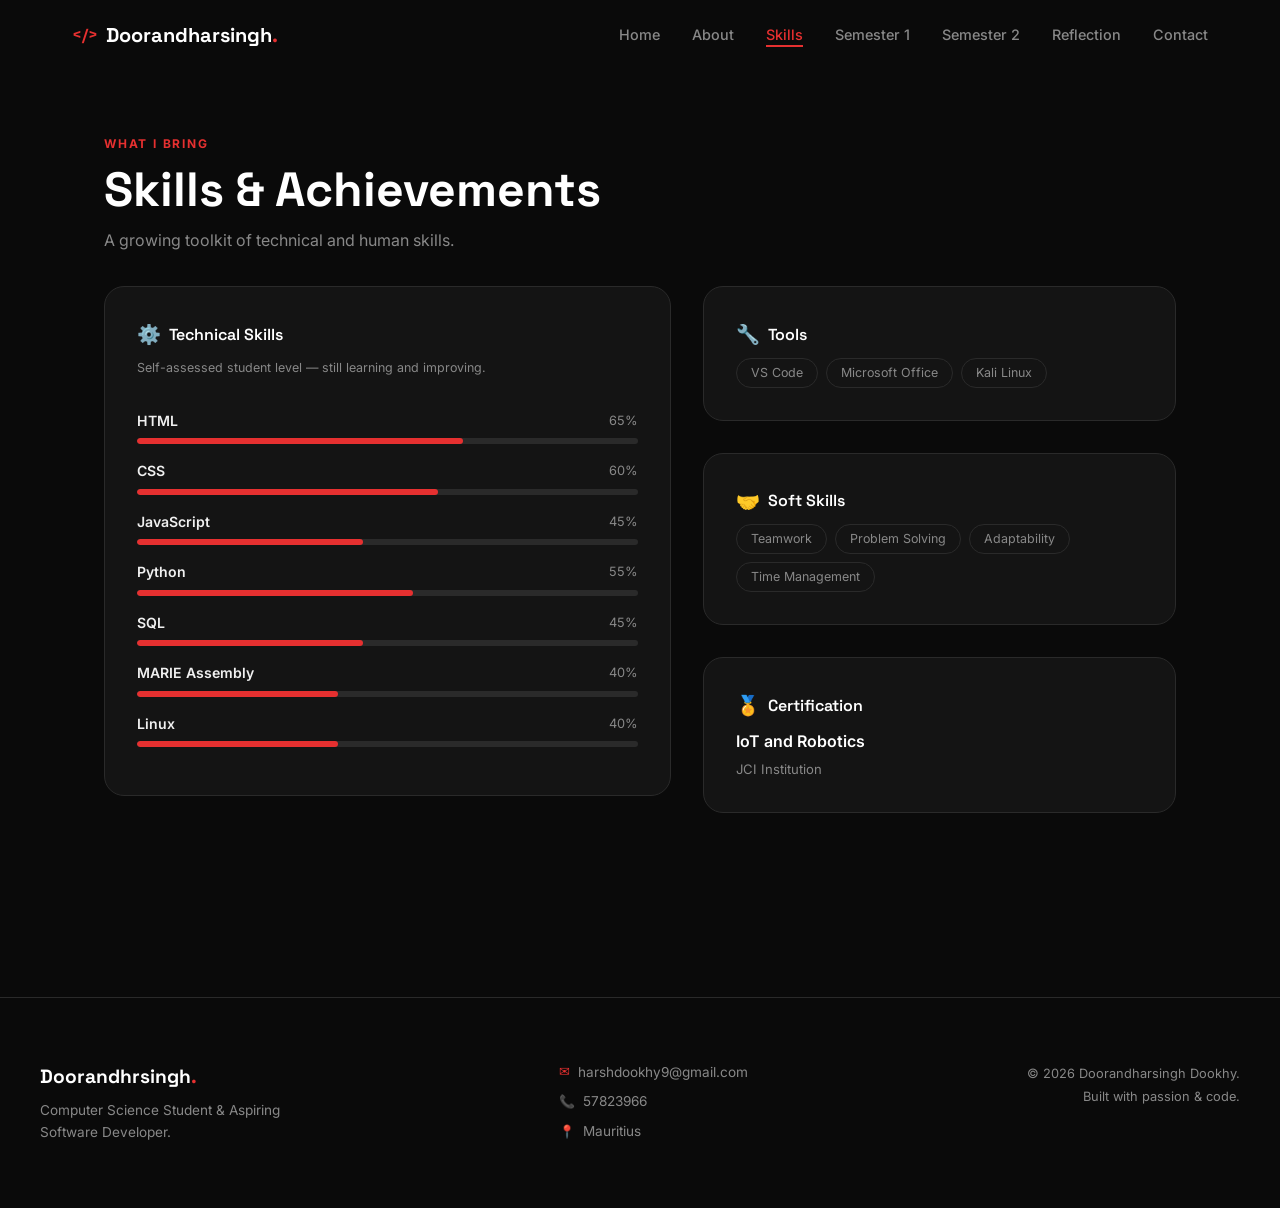
<file: skills.html>
<!DOCTYPE html>
<!--
  ============================================================
  FILE: skills.html
  PAGE: Skills & Achievements
  ============================================================

  WHAT IS ON THIS PAGE:
  1. Navbar
  2. Page Header   — label "WHAT I BRING", h1, subtitle
  3. Skills Grid   — 2-column layout:
       LEFT:  Technical Skills card with animated progress bars
       RIGHT: Three smaller cards (Tools, Soft Skills, Certification)
  4. Footer

  NEW CSS CLASSES USED (added to style.css):
  - .skills-layout      → 2-column grid (big left, stacked right)
  - .skills-right       → right column flex container
  - .skill-card         → individual card container
  - .skill-card-header  → icon + title row
  - .skill-card-note    → small grey note under title
  - .skill-item         → one skill row (name + bar)
  - .skill-header       → flex row: name left, percent right
  - .skill-name         → skill label (e.g. "HTML")
  - .skill-percent      → percentage label (e.g. "65%")
  - .skill-bar          → the grey track
  - .skill-fill         → the red fill that animates
  - .tags               → flex wrap container for tag chips
  - .tag                → individual pill-shaped tag chip
  - .cert-title         → certification name
  - .cert-sub           → institution name under cert

  NEW JS LOGIC (added to script.js):
  - Intersection Observer watches .skill-fill elements
  - When visible, adds class "animated" which triggers
    the CSS transition: width animates from 0% to --target-width
  ============================================================
-->
<html lang="en">

<head>
  <meta charset="UTF-8" />
  <meta name="viewport" content="width=device-width, initial-scale=1.0" />
  <title>Skills — Doorandharsingh Dookhy</title>
  <link
    href="https://fonts.googleapis.com/css2?family=Space+Grotesk:wght@400;600;700&family=Inter:wght@400;500&display=swap"
    rel="stylesheet" />
  <link rel="stylesheet" href="style.css" />
</head>

<body>

  <!-- NAVBAR — "Skills" link is active -->
  <header id="navbar">
    <nav class="nav-container">
      <a href="index.html" class="logo">
        <span class="logo-icon">&lt;/&gt;</span>
        <span class="logo-text">Doorandharsingh<span class="logo-dot">.</span></span>
      </a>
      <ul class="nav-links" id="navLinks">
        <li><a href="index.html">Home</a></li>
        <li><a href="about.html">About</a></li>
        <li><a href="skills.html" class="active">Skills</a></li>  <!-- ← active here -->
        <li><a href="semester1.html">Semester 1</a></li>
        <li><a href="semester2.html">Semester 2</a></li>
        <li><a href="reflection.html">Reflection</a></li>
        <li><a href="contact.html">Contact</a></li>
      </ul>
      <button class="hamburger" id="hamburger" aria-label="Toggle navigation">
        <span></span><span></span><span></span>
      </button>
    </nav>
  </header>


  <main class="page-content">

    <!-- PAGE HEADER -->
    <section class="page-header">
      <p class="page-label fade-in delay-1">What I Bring</p>
      <h1 class="page-title fade-in delay-2">Skills &amp; Achievements</h1>
      <p class="page-subtitle fade-in delay-3">A growing toolkit of technical and human skills.</p>
    </section>


    <!-- ---------------------------------------------------
      SKILLS LAYOUT — 2-column grid
      Left column: Technical Skills card (takes up more space)
      Right column: 3 smaller cards stacked vertically
    ---------------------------------------------------- -->
    <section class="skills-section">
      <div class="skills-layout">

        <!-- =======================================
          LEFT COLUMN — Technical Skills
          Contains 7 animated progress bars.

          HOW THE PROGRESS BAR ANIMATION WORKS:
          1. The .skill-fill div starts at width: 0%
          2. It has a CSS custom property --target-width: 65%
             set directly in the HTML via style="..."
          3. When JS adds class "animated", CSS transitions
             width from 0% to var(--target-width)
          4. This creates the filling animation
        ======================================= -->
        <div class="skill-card reveal">

          <!-- Card header: icon + title -->
          <div class="skill-card-header">
            <span class="skill-card-icon">⚙️</span>
            <h2 class="skill-card-title">Technical Skills</h2>
          </div>

          <!-- Small note explaining the percentages -->
          <p class="skill-card-note">
            Self-assessed student level — still learning and improving.
          </p>

          <!--
            SKILL ITEM — repeat this block for each skill.
            Change the skill name, the % label, and --target-width.
            All three must match!
          -->

          <!-- HTML: 65% -->
          <div class="skill-item">
            <div class="skill-header">
              <span class="skill-name">HTML</span>
              <span class="skill-percent">65%</span>
            </div>
            <div class="skill-bar">
              <!--
                style="--target-width: 65%"
                This sets a CSS custom property DIRECTLY on the element.
                CSS reads it as: width should animate to 65%.
                The class "skill-fill" is what JS watches for.
              -->
              <div class="skill-fill" style="--target-width: 65%"></div>
            </div>
          </div>

          <!-- CSS: 60% -->
          <div class="skill-item">
            <div class="skill-header">
              <span class="skill-name">CSS</span>
              <span class="skill-percent">60%</span>
            </div>
            <div class="skill-bar">
              <div class="skill-fill" style="--target-width: 60%"></div>
            </div>
          </div>

          <!-- JavaScript: 45% -->
          <div class="skill-item">
            <div class="skill-header">
              <span class="skill-name">JavaScript</span>
              <span class="skill-percent">45%</span>
            </div>
            <div class="skill-bar">
              <div class="skill-fill" style="--target-width: 45%"></div>
            </div>
          </div>

          <!-- Python: 55% -->
          <div class="skill-item">
            <div class="skill-header">
              <span class="skill-name">Python</span>
              <span class="skill-percent">55%</span>
            </div>
            <div class="skill-bar">
              <div class="skill-fill" style="--target-width: 55%"></div>
            </div>
          </div>

          <!-- SQL: 45% -->
          <div class="skill-item">
            <div class="skill-header">
              <span class="skill-name">SQL</span>
              <span class="skill-percent">45%</span>
            </div>
            <div class="skill-bar">
              <div class="skill-fill" style="--target-width: 45%"></div>
            </div>
          </div>

          <!-- MARIE Assembly: 40% -->
          <div class="skill-item">
            <div class="skill-header">
              <span class="skill-name">MARIE Assembly</span>
              <span class="skill-percent">40%</span>
            </div>
            <div class="skill-bar">
              <div class="skill-fill" style="--target-width: 40%"></div>
            </div>
          </div>

          <!-- Linux: 40% -->
          <div class="skill-item">
            <div class="skill-header">
              <span class="skill-name">Linux</span>
              <span class="skill-percent">40%</span>
            </div>
            <div class="skill-bar">
              <div class="skill-fill" style="--target-width: 40%"></div>
            </div>
          </div>

        </div>
        <!-- END LEFT COLUMN -->


        <!-- =======================================
          RIGHT COLUMN — 3 stacked smaller cards
          .skills-right uses flex-direction: column
          so the cards stack vertically.
        ======================================= -->
        <div class="skills-right">

          <!-- RIGHT CARD 1: Tools -->
          <div class="skill-card reveal">
            <div class="skill-card-header">
              <span class="skill-card-icon">🔧</span>
              <h2 class="skill-card-title">Tools</h2>
            </div>

            <!--
              TAGS — pill-shaped chips for listing items.
              .tags is the flex container (wraps automatically).
              .tag is each individual chip.
              Add or remove <span class="tag"> items as needed.
            -->
            <div class="tags">
              <span class="tag">VS Code</span>
              <span class="tag">Microsoft Office</span>
              <span class="tag">Kali Linux</span>
            </div>
          </div>

          <!-- RIGHT CARD 2: Soft Skills -->
          <div class="skill-card reveal">
            <div class="skill-card-header">
              <span class="skill-card-icon">🤝</span>
              <h2 class="skill-card-title">Soft Skills</h2>
            </div>
            <div class="tags">
              <span class="tag">Teamwork</span>
              <span class="tag">Problem Solving</span>
              <span class="tag">Adaptability</span>
              <span class="tag">Time Management</span>
            </div>
          </div>

          <!-- RIGHT CARD 3: Certification -->
          <div class="skill-card reveal">
            <div class="skill-card-header">
              <span class="skill-card-icon">🏅</span>
              <h2 class="skill-card-title">Certification</h2>
            </div>
            <!--
              No tags here — just text content.
              .cert-title for the certificate name.
              .cert-sub for the issuing institution.
            -->
            <p class="cert-title">IoT and Robotics</p>
            <p class="cert-sub">JCI Institution</p>
          </div>

        </div>
        <!-- END RIGHT COLUMN -->

      </div>
    </section>
    <!-- END SKILLS LAYOUT -->


  </main>


  <!-- FOOTER — identical across all pages -->
  <footer id="footer">
    <div class="footer-container">
      <div class="footer-brand">
        <p class="footer-logo">Doorandhrsingh<span class="logo-dot">.</span></p>
        <p class="footer-tagline">Computer Science Student &amp; Aspiring Software Developer.</p>
      </div>
      <div class="footer-contact">
        <p><span class="footer-icon">✉</span> harshdookhy9@gmail.com</p>
        <p><span class="footer-icon">📞</span> 57823966</p>
        <p><span class="footer-icon">📍</span> Mauritius</p>
      </div>
      <div class="footer-copy">
        <p>© 2026 Doorandharsingh Dookhy.</p>
        <p>Built with passion &amp; code.</p>
      </div>
    </div>
  </footer>

  <script src="script.js"></script>

</body>
</html>
</file>
<file: style.css>
/*
  ============================================================
  FILE: style.css
  PURPOSE: All visual styling for Harshil's portfolio homepage.

  TABLE OF CONTENTS
  -----------------
  1.  CSS VARIABLES (design tokens)
  2.  RESET & BASE STYLES
  3.  NAVIGATION BAR
  4.  HAMBURGER MENU (mobile)
  5.  HERO SECTION
  6.  ANIMATED BACKGROUND BLOBS
  7.  HERO CONTENT (badge, title, subtitle, bio)
  8.  HERO BUTTONS
  9.  CARDS SECTION
  10. CARD COMPONENT
  11. FOOTER
  12. ANIMATION KEYFRAMES
  13. SCROLL-REVEAL UTILITY CLASS
  14. RESPONSIVE BREAKPOINTS (tablet & mobile)
  ============================================================
*/


/* ============================================================
   1. CSS VARIABLES — "Design Tokens"
   
   CSS variables (also called custom properties) store values
   you reuse throughout the file. If you want to change the
   red accent color, you only change ONE line here instead of
   hunting through the whole file.

   Usage: color: var(--accent);
   ============================================================ */
:root {
  /* COLOR PALETTE */
  --bg:           #0a0a0a;      /* Near-black page background */
  --surface:      #141414;      /* Slightly lighter dark for cards */
  --surface-2:    #1c1c1c;      /* Even lighter for card hover */
  --border:       #2a2a2a;      /* Subtle dark border color */
  --accent:       #e63030;      /* The main red used for highlights */
  --accent-hover: #ff4444;      /* Brighter red for hover states */
  --accent-glow:  rgba(230, 48, 48, 0.15); /* Transparent red for glows */
  --text:         #f0f0f0;      /* Main body text (off-white) */
  --text-muted:   #888888;      /* Secondary / dimmer text */
  --white:        #ffffff;      /* Pure white */

  /* TYPOGRAPHY */
  --font-heading: 'Space Grotesk', sans-serif;  /* Used for titles */
  --font-body:    'Inter', sans-serif;           /* Used for paragraphs */

  /* SPACING SCALE
     Using multiples of 4px creates visual consistency.
     Instead of random pixel values, we pick from this scale. */
  --space-xs:  4px;
  --space-sm:  8px;
  --space-md:  16px;
  --space-lg:  32px;
  --space-xl:  64px;
  --space-2xl: 120px;

  /* BORDER RADIUS */
  --radius-sm:  6px;
  --radius-md:  12px;
  --radius-lg:  20px;
  --radius-pill: 999px;   /* Makes elements fully rounded (pill shape) */

  /* TRANSITIONS
     Used for smooth hover effects. Timing functions:
     - ease          → starts fast, ends slow (default)
     - cubic-bezier  → custom S-curve for bouncy feel */
  --transition: 0.3s ease;
  --transition-bounce: 0.4s cubic-bezier(0.34, 1.56, 0.64, 1);

  /* NAVBAR HEIGHT — used to offset sections so they don't hide under the fixed nav */
  --nav-height: 70px;
}


/* ============================================================
   2. RESET & BASE STYLES
   
   Browsers apply their own default styles (margins, padding,
   font sizes, etc.). A CSS reset clears these inconsistencies
   so we start from a clean slate.
   ============================================================ */

/* 
  box-sizing: border-box
  By default, padding and border ADD to an element's width.
  With border-box, padding and border are INCLUDED in the width.
  This makes layout math much more intuitive.
  
  The * selector targets EVERY element.
  The ::before and ::after targets pseudo-elements (decorative extras).
*/
*, *::before, *::after {
  box-sizing: border-box;
  margin: 0;      /* Remove default browser margins */
  padding: 0;     /* Remove default browser padding */
}

/* ROOT HTML ELEMENT
   scroll-behavior: smooth → clicking anchor links (#section) scrolls
   smoothly instead of jumping instantly. */
html {
  scroll-behavior: smooth;
}

/* BODY — the page container */
body {
  background-color: var(--bg);         /* Dark background */
  color: var(--text);                  /* Default text color */
  font-family: var(--font-body);       /* Inter for all text */
  font-size: 16px;                     /* Base font size */
  line-height: 1.6;                    /* Comfortable line spacing */
  min-height: 100vh;                   /* At least full viewport height */
  overflow-x: hidden;                  /* Prevent horizontal scroll */
}

/* LINKS — remove underline by default; we add our own styles per element */
a {
  text-decoration: none;
  color: inherit;                      /* Inherit surrounding text color */
}

/* LISTS — remove bullets/numbers */
ul, ol {
  list-style: none;
}

/* HEADINGS — use our heading font */
h1, h2, h3, h4 {
  font-family: var(--font-heading);
  line-height: 1.2;                    /* Tighter spacing for big headings */
}


/* ============================================================
   3. NAVIGATION BAR
   ============================================================ */

/* 
  The <header> is FIXED — it stays at the top even when scrolling.
  z-index: 1000 keeps it above all other content.
  
  Initially it has no background (transparent over the hero).
  JS adds class ".scrolled" to add a dark semi-transparent background
  once the user scrolls past the hero.
*/
#navbar {
  position: fixed;        /* Stays in place while scrolling */
  top: 0;
  left: 0;
  right: 0;
  z-index: 1000;          /* Stack above everything else */
  height: var(--nav-height);
  transition: background var(--transition), backdrop-filter var(--transition);
}

/*
  When JS adds class "scrolled", the navbar gets a dark blurry background.
  backdrop-filter: blur() creates the frosted-glass effect.
*/
#navbar.scrolled {
  background: rgba(10, 10, 10, 0.85);
  backdrop-filter: blur(12px);          /* Frosted glass blur */
  border-bottom: 1px solid var(--border);
}

/* 
  .nav-container is a flex row: logo left, links right.
  max-width caps the content width on very wide screens.
  margin: auto centers it.
*/
.nav-container {
  display: flex;
  align-items: center;
  justify-content: space-between;   /* Logo on left, links on right */
  max-width: 1200px;
  margin: 0 auto;
  height: 100%;
  padding: 0 var(--space-lg);       /* Horizontal padding */
}

/* LOGO LINK — flex row for icon + text side by side */
.logo {
  display: flex;
  align-items: center;
  gap: var(--space-sm);
  font-family: var(--font-heading);
  font-size: 1.25rem;
  font-weight: 700;
  color: var(--white);
}

/* The </> icon has a red color */
.logo-icon {
  color: var(--accent);
  font-size: 1rem;
}

/* The period at the end of "Harshil." is red */
.logo-dot {
  color: var(--accent);
}

/* NAV LINKS — horizontal list on desktop */
.nav-links {
  display: flex;
  align-items: center;
  gap: var(--space-lg);             /* Space between each link */
}

/* Individual nav link styles */
.nav-links a {
  font-size: 0.9rem;
  color: var(--text-muted);
  font-weight: 500;
  transition: color var(--transition);
  position: relative;               /* Needed for the underline pseudo-element */
}

/* HOVER: turn link white */
.nav-links a:hover {
  color: var(--white);
}

/* ACTIVE (current page): turn red */
.nav-links a.active {
  color: var(--accent);
}

/*
  Animated underline on hover:
  ::after creates a pseudo-element (invisible extra element after the link).
  We animate its width from 0% to 100% on hover, creating a sliding underline.
*/
.nav-links a::after {
  content: '';                /* Required for pseudo-elements to show */
  position: absolute;
  bottom: -4px;
  left: 0;
  width: 0%;                 /* Start invisible (0 width) */
  height: 2px;
  background: var(--accent);
  transition: width var(--transition);
}

/* On hover, expand the underline to full width */
.nav-links a:hover::after,
.nav-links a.active::after {
  width: 100%;
}


/* ============================================================
   4. HAMBURGER MENU (mobile only)
   
   The hamburger button is 3 stacked lines.
   Hidden on desktop, shown on mobile via media query.
   JS toggles class "open" to animate it into an X.
   ============================================================ */
.hamburger {
  display: none;                  /* Hidden on desktop */
  flex-direction: column;
  gap: 5px;
  cursor: pointer;
  background: none;
  border: none;
  padding: var(--space-xs);
}

/* Each horizontal line of the hamburger */
.hamburger span {
  display: block;
  width: 24px;
  height: 2px;
  background: var(--white);
  border-radius: var(--radius-pill);
  transition: transform 0.3s ease, opacity 0.3s ease;
}

/*
  When .open is added by JS, animate the 3 lines into an X:
  - Line 1 rotates 45 degrees downward
  - Line 2 fades out (middle line)
  - Line 3 rotates -45 degrees upward
  
  nth-child() targets specific children:
  :nth-child(1) = first <span> inside .hamburger
*/
.hamburger.open span:nth-child(1) {
  transform: translateY(7px) rotate(45deg);
}
.hamburger.open span:nth-child(2) {
  opacity: 0;
}
.hamburger.open span:nth-child(3) {
  transform: translateY(-7px) rotate(-45deg);
}


/* ============================================================
   5. HERO SECTION

   The full-screen intro section.
   position: relative so the blobs (position: absolute) are
   positioned relative to this section, not the whole page.
   ============================================================ */
#hero {
  position: relative;
  min-height: 100vh;                /* At least full viewport height */
  display: flex;
  align-items: center;              /* Vertically center the content */
  padding-top: var(--nav-height);   /* Don't hide behind the fixed navbar */
  overflow: hidden;                 /* Clip the blobs that go outside */
}


/* ============================================================
   6. ANIMATED BACKGROUND BLOBS
   
   Two large blurred circles that create the ambient red glow.
   They are positioned absolutely behind the text.
   filter: blur() makes them soft and diffuse.
   ============================================================ */
.blob {
  position: absolute;
  border-radius: 50%;               /* Perfect circle */
  filter: blur(120px);              /* Heavy blur for soft glow */
  opacity: 0.25;                    /* Semi-transparent so text is readable */
  pointer-events: none;             /* Clicks pass through — not interactive */
  animation: blobDrift 8s ease-in-out infinite alternate;
}

/* BLOB 1 — larger, upper-right area */
.blob-1 {
  width: 600px;
  height: 600px;
  background: var(--accent);        /* Red color */
  top: -100px;
  right: -100px;
  animation-delay: 0s;
}

/* BLOB 2 — smaller, lower-left area, slightly different drift timing */
.blob-2 {
  width: 400px;
  height: 400px;
  background: #8b1a1a;              /* Darker red */
  bottom: 100px;
  left: -100px;
  animation-delay: -4s;             /* Start halfway through the animation */
}


/* ============================================================
   7. HERO CONTENT
   ============================================================ */

/* 
  .hero-content sits on top of the blobs (z-index: 1).
  max-width limits line length for readability.
*/
.hero-content {
  position: relative;
  z-index: 1;                       /* Above the blobs (which have no z-index = 0) */
  max-width: 720px;
  padding: var(--space-xl) var(--space-lg);
}

/* BADGE — the "✦ Available for collaboration" pill */
.badge {
  display: inline-flex;
  align-items: center;
  gap: var(--space-sm);
  background: rgba(255, 255, 255, 0.05);  /* Very subtle light tint */
  border: 1px solid var(--border);
  border-radius: var(--radius-pill);
  padding: 6px 16px;
  font-size: 0.8rem;
  color: var(--text-muted);
  margin-bottom: var(--space-lg);
}

/* The star icon inside the badge */
.badge-icon {
  color: var(--accent);
  font-size: 0.7rem;
  /* Spin animation: rotates continuously */
  animation: spin 4s linear infinite;
}

/* HERO TITLE — the "Harshil Dookhy" heading */
.hero-title {
  font-size: clamp(2.5rem, 7vw, 5.5rem);
  /*
    clamp(min, preferred, max)
    Font size grows with viewport width (7vw) but
    never smaller than 2.5rem or bigger than 5.5rem.
    This handles all screen sizes automatically!
  */
  font-weight: 700;
  color: var(--white);
  margin-bottom: var(--space-md);
  letter-spacing: -0.02em;         /* Slightly tighter tracking for headings */
}

/* "Dookhy" in red */
.highlight {
  color: var(--accent);
}

/* SUBTITLE — "Computer Science Student..." */
.hero-subtitle {
  font-size: clamp(1rem, 2.5vw, 1.3rem);
  color: var(--text-muted);
  margin-bottom: var(--space-md);
  font-family: var(--font-heading);
  font-weight: 400;
}

/* BIO PARAGRAPH */
.hero-bio {
  font-size: 1rem;
  color: var(--text-muted);
  line-height: 1.8;
  margin-bottom: var(--space-xl);
  max-width: 580px;
}


/* ============================================================
   8. HERO BUTTONS
   ============================================================ */

/* Button row — wraps to next line on small screens */
.hero-buttons {
  display: flex;
  flex-wrap: wrap;    /* Stack buttons on mobile instead of overflowing */
  gap: var(--space-md);
}

/* BASE BUTTON STYLES — shared by all buttons */
.btn {
  display: inline-flex;
  align-items: center;
  gap: var(--space-sm);
  padding: 14px 24px;
  border-radius: var(--radius-pill);    /* Fully rounded = pill shape */
  font-size: 0.9rem;
  font-weight: 600;
  font-family: var(--font-heading);
  cursor: pointer;
  border: 2px solid transparent;
  transition: transform var(--transition-bounce),
              background var(--transition),
              box-shadow var(--transition);
}

/* HOVER effect: slightly lift the button */
.btn:hover {
  transform: translateY(-2px);
}

/* PRIMARY BUTTON — red filled */
.btn-primary {
  background: var(--accent);
  color: var(--white);
  border-color: var(--accent);
}

/* Primary hover: brighter red + glow shadow */
.btn-primary:hover {
  background: var(--accent-hover);
  box-shadow: 0 8px 25px rgba(230, 48, 48, 0.4);
}

/* SECONDARY BUTTON — dark with border */
.btn-secondary {
  background: rgba(255, 255, 255, 0.05);
  color: var(--white);
  border-color: var(--border);
}

/* Secondary hover: slightly brighter background + white border */
.btn-secondary:hover {
  background: rgba(255, 255, 255, 0.1);
  border-color: rgba(255, 255, 255, 0.3);
}

/* Arrow in buttons — gets a subtle slide-right on hover */
.btn-arrow {
  transition: transform var(--transition);
}

.btn:hover .btn-arrow {
  transform: translateX(4px);       /* Slides right 4px on hover */
}


/* ============================================================
   9. CARDS SECTION
   ============================================================ */
#cards {
  padding: var(--space-xl) var(--space-lg);
  max-width: 1200px;
  margin: 0 auto;
}

/* 
  CSS GRID with 3 equal columns.
  gap adds spacing between each card.
  On smaller screens (see media queries below), this
  switches to 1 or 2 columns.
*/
.cards-grid {
  display: grid;
  grid-template-columns: repeat(3, 1fr);
  gap: var(--space-lg);
}


/* ============================================================
   10. CARD COMPONENT
   ============================================================ */

/* BASE CARD */
.card {
  background: var(--surface);
  border: 1px solid var(--border);
  border-radius: var(--radius-lg);
  padding: var(--space-lg);
  /* Smooth transitions for hover effects */
  transition: transform var(--transition),
              border-color var(--transition),
              background var(--transition),
              box-shadow var(--transition);
  cursor: pointer;
}

/* CARD HOVER — lift it up and glow the border */
.card:hover {
  transform: translateY(-6px);
  border-color: var(--accent);
  background: var(--surface-2);
  box-shadow: 0 12px 40px rgba(230, 48, 48, 0.15);  /* Soft red glow */
}

/* 
  CARD ICON — the red </> badge
  Uses a radial gradient background for a subtle glow behind it.
*/
.card-icon {
  width: 44px;
  height: 44px;
  background: radial-gradient(circle, rgba(230, 48, 48, 0.25) 0%, transparent 70%);
  border-radius: var(--radius-md);
  display: flex;
  align-items: center;
  justify-content: center;
  margin-bottom: var(--space-md);
  font-family: var(--font-heading);
  font-size: 0.85rem;
  font-weight: 700;
  color: var(--accent);
}

/* CARD TITLE */
.card-title {
  font-size: 1.2rem;
  font-weight: 700;
  color: var(--white);
  margin-bottom: var(--space-sm);
}

/* CARD DESCRIPTION */
.card-desc {
  font-size: 0.9rem;
  color: var(--text-muted);
  line-height: 1.7;
  margin-bottom: var(--space-lg);
}

/* "Explore →" link in red, turns brighter on hover */
.card-link {
  font-size: 0.85rem;
  font-weight: 600;
  color: var(--accent);
  font-family: var(--font-heading);
  transition: color var(--transition), letter-spacing var(--transition);
}

.card-link:hover {
  color: var(--accent-hover);
  letter-spacing: 0.05em;           /* Subtle spacing increase on hover */
}


/* ============================================================
   11. FOOTER
   ============================================================ */
#footer {
  border-top: 1px solid var(--border);
  padding: var(--space-xl) var(--space-lg);
  margin-top: var(--space-xl);
}

/* Three-column layout using flexbox */
.footer-container {
  max-width: 1200px;
  margin: 0 auto;
  display: flex;
  justify-content: space-between;
  flex-wrap: wrap;                  /* Wrap to next line on small screens */
  gap: var(--space-xl);
}

/* Footer logo text */
.footer-logo {
  font-family: var(--font-heading);
  font-size: 1.2rem;
  font-weight: 700;
  color: var(--white);
  margin-bottom: var(--space-sm);
}

/* Footer tagline under logo */
.footer-tagline {
  font-size: 0.85rem;
  color: var(--text-muted);
  max-width: 240px;
  line-height: 1.6;
}

/* Footer contact details */
.footer-contact {
  display: flex;
  flex-direction: column;
  gap: var(--space-sm);
}

/* Each contact line */
.footer-contact p {
  font-size: 0.85rem;
  color: var(--text-muted);
  display: flex;
  align-items: center;
  gap: var(--space-sm);
}

/* Icon in each contact line */
.footer-icon {
  font-size: 0.8rem;
  color: var(--accent);
}

/* Copyright column */
.footer-copy {
  text-align: right;
}

.footer-copy p {
  font-size: 0.8rem;
  color: var(--text-muted);
  line-height: 1.8;
}


/* ============================================================
   12. ANIMATION KEYFRAMES
   
   @keyframes define named animations that can be applied
   to elements using the `animation` property.
   ============================================================ */

/*
  FADE IN — elements start transparent and 30px below,
  then animate to fully visible at their normal position.
  Used for hero content (badge, title, bio, buttons).
*/
@keyframes fadeInUp {
  from {
    opacity: 0;
    transform: translateY(30px);    /* Start 30px below */
  }
  to {
    opacity: 1;
    transform: translateY(0);       /* End at normal position */
  }
}

/*
  BLOB DRIFT — the background blobs slowly float around.
  alternate in the animation property makes them reverse
  direction, creating a breathing/floating effect.
*/
@keyframes blobDrift {
  from {
    transform: translate(0, 0) scale(1);
  }
  to {
    transform: translate(30px, -30px) scale(1.05);
  }
}

/*
  SPIN — used for the star icon in the badge.
  Rotates continuously 360 degrees.
*/
@keyframes spin {
  from { transform: rotate(0deg); }
  to   { transform: rotate(360deg); }
}


/* ============================================================
   13. SCROLL-REVEAL UTILITY CLASSES
   
   Elements with class "reveal" start invisible and off-screen.
   JavaScript (Intersection Observer) adds class "visible"
   when the element enters the viewport, triggering the animation.

   This creates the "elements animate in when you scroll to them" effect.
   ============================================================ */

/* Start state: invisible and 40px below */
.reveal {
  opacity: 0;
  transform: translateY(40px);
  transition: opacity 0.7s ease, transform 0.7s ease;
}

/* End state: fully visible at normal position */
.reveal.visible {
  opacity: 1;
  transform: translateY(0);
}

/*
  STAGGER: each card gets a slightly longer delay so they
  animate in one after another, not all at once.
  nth-child() selects the Nth element inside a parent.
*/
.cards-grid .card:nth-child(2).visible {
  transition-delay: 0.15s;
}
.cards-grid .card:nth-child(3).visible {
  transition-delay: 0.3s;
}


/* ============================================================
   14. FADE-IN CLASSES FOR HERO
   
   Applied directly in HTML — these elements animate on page load.
   Each .delay-N class adds a longer animation-delay so they
   appear one after another.
   ============================================================ */

/* All hero elements start invisible */
.fade-in {
  opacity: 0;
  animation: fadeInUp 0.8s ease forwards;
  /* 
    forwards = keep the final state (opacity: 1) after animation ends.
    Without this, the element would snap back to invisible!
  */
}

/* Staggered delays — each class delays a bit more */
.delay-1 { animation-delay: 0.1s; }
.delay-2 { animation-delay: 0.3s; }
.delay-3 { animation-delay: 0.5s; }
.delay-4 { animation-delay: 0.7s; }
.delay-5 { animation-delay: 0.9s; }


/* ============================================================
   RESPONSIVE BREAKPOINTS
   
   @media queries apply styles ONLY when the screen is at or
   below a certain width. We use two breakpoints:
   
   - 900px  → tablet (2-column grid)
   - 600px  → mobile phone (1-column, hamburger menu, etc.)
   ============================================================ */

/* TABLET — screens up to 900px wide */
@media (max-width: 900px) {

  /* Switch 3 columns to 2 columns for cards */
  .cards-grid {
    grid-template-columns: repeat(2, 1fr);
  }

  /* Reduce top section spacing */
  .hero-content {
    padding: var(--space-lg);
  }
}


/* MOBILE — screens up to 600px wide */
@media (max-width: 600px) {

  /* SHOW the hamburger button on mobile */
  .hamburger {
    display: flex;
  }

  /* 
    MOBILE NAVIGATION MENU
    Hide the nav links by default on mobile.
    When JS adds class "open", we'll show it (see below).

    Position it absolutely below the navbar.
    Full width. Stacked vertically (flex-direction: column).
  */
  .nav-links {
    display: none;                /* Hidden by default */
    flex-direction: column;
    position: absolute;
    top: var(--nav-height);
    left: 0;
    right: 0;
    background: rgba(10, 10, 10, 0.97);
    backdrop-filter: blur(12px);
    padding: var(--space-lg);
    gap: var(--space-lg);
    border-bottom: 1px solid var(--border);
    z-index: 999;
  }

  /* When JS adds class "open" to the <ul>, show the mobile menu */
  .nav-links.open {
    display: flex;
  }

  /* 1 column for cards on mobile */
  .cards-grid {
    grid-template-columns: 1fr;
  }

  /* Stack footer columns vertically */
  .footer-container {
    flex-direction: column;
    gap: var(--space-lg);
  }

  /* Left-align footer copyright on mobile */
  .footer-copy {
    text-align: left;
  }

  /* Make hero buttons stack vertically on very small screens */
  .hero-buttons {
    flex-direction: column;
  }

  /* Full-width buttons on mobile */
  .btn {
    justify-content: center;
    width: 100%;
  }
}


/* ============================================================
   *** NEW STYLES FOR INNER PAGES ***
   Everything below this line is used by about.html,
   skills.html, semester1.html, semester2.html,
   reflection.html, and contact.html.
   ============================================================ */


/* ============================================================
   PAGE CONTENT WRAPPER
   Every inner page <main> has class="page-content".
   padding-top pushes the content down so nothing hides
   behind the fixed navbar (which is 70px tall).
   ============================================================ */
.page-content {
  padding-top: var(--nav-height);  /* 70px — matches navbar height */
  min-height: 100vh;               /* Page fills at least the full screen */
}


/* ============================================================
   PAGE HEADER
   The top section of every inner page.
   Contains: red label + big title + subtitle.
   Used by: About, Skills, Semester 1, Semester 2, Reflection, Contact
   ============================================================ */
.page-header {
  max-width: 1200px;
  margin: 0 auto;
  padding: var(--space-xl) var(--space-xl) var(--space-lg);
}

/* Small red uppercase label above the title e.g. "ABOUT ME" */
.page-label {
  font-size: 0.75rem;
  font-weight: 700;
  letter-spacing: 0.15em;        /* Wide letter spacing for uppercase labels */
  text-transform: uppercase;
  color: var(--accent);
  margin-bottom: var(--space-sm);
}

/* The big page heading */
.page-title {
  font-size: clamp(1.8rem, 4vw, 3rem);
  /*
    clamp(min, preferred, max):
    - Never smaller than 1.8rem
    - Scales with viewport (4vw)
    - Never bigger than 3rem
  */
  font-weight: 700;
  color: var(--white);
  margin-bottom: var(--space-sm);
  max-width: 700px;             /* Limit width so long titles don't stretch too wide */
}

/* The grey subtitle line below the title */
.page-subtitle {
  font-size: 1rem;
  color: var(--text-muted);
  max-width: 600px;
  line-height: 1.7;
}


/* ============================================================
   INFO CARDS — 3-column grid
   Used by: About page (Education, Career Goals, Passion)
            Reflection page (Key Lessons, Looking Ahead)
   ============================================================ */
.info-cards-section {
  max-width: 1200px;
  margin: 0 auto;
  padding: 0 var(--space-xl) var(--space-xl);
}

/* The 3-column grid container */
.info-cards {
  display: grid;
  grid-template-columns: repeat(3, 1fr);  /* 3 equal columns */
  gap: var(--space-lg);
}

/* Individual info card */
.info-card {
  background: var(--surface);
  border: 1px solid var(--border);
  border-radius: var(--radius-lg);
  padding: var(--space-lg);
  transition: border-color var(--transition), transform var(--transition);
}

/* Hover: red border + slight lift */
.info-card:hover {
  border-color: var(--accent);
  transform: translateY(-4px);
}

/* The emoji icon at the top of each card */
.info-card-icon {
  font-size: 1.5rem;
  margin-bottom: var(--space-md);
  /* No special CSS needed — emoji renders naturally */
}

/* Card title e.g. "Education" */
.info-card-title {
  font-size: 1rem;
  font-weight: 600;
  color: var(--white);
  margin-bottom: var(--space-sm);
}

/* Card description text */
.info-card-desc {
  font-size: 0.88rem;
  color: var(--text-muted);
  line-height: 1.7;
}


/* ============================================================
   ABOUT BIO — centred text column
   Used by: About page (My Background section)
            Reflection page (Written Reflection section)
   ============================================================ */
.about-bio {
  max-width: 680px;       /* Narrower than the cards — better reading width */
  margin: 0 auto;
  padding: 0 var(--space-xl) var(--space-xl);
}

/* Section heading e.g. "My background" */
.about-bio-heading {
  font-size: 1.5rem;
  font-weight: 600;
  color: var(--white);
  margin-bottom: var(--space-lg);
}

/* Each paragraph in the bio */
.about-bio p {
  color: var(--text-muted);
  line-height: 1.85;             /* Generous line height for long reading */
  margin-bottom: var(--space-md);
}

/*
  PULL QUOTE — <blockquote class="reflection-quote">
  A highlighted quote that stands out from the body text.
  border-left: the red vertical line on the left side.
*/
.reflection-quote {
  border-left: 3px solid var(--accent);
  padding-left: var(--space-lg);
  margin: var(--space-lg) 0;
  font-size: 1.05rem;
  font-style: italic;
  color: var(--text);             /* Brighter than muted text */
  line-height: 1.7;
}


/* ============================================================
   LOOKING AHEAD — Reflection page closing section
   ============================================================ */
.looking-ahead {
  max-width: 1200px;
  margin: 0 auto;
  padding: 0 var(--space-xl) var(--space-2xl);
}

.looking-ahead-inner {
  background: var(--surface);
  border: 1px solid var(--border);
  border-radius: var(--radius-lg);
  padding: var(--space-xl);
}

/* Heading inside looking-ahead card */
.looking-ahead-title {
  font-size: 1.5rem;
  font-weight: 600;
  color: var(--white);
  margin-bottom: var(--space-lg);
}

/* 
  The .info-cards grid inside .looking-ahead-inner inherits
  all styles from above — no new CSS needed for the 3 goal cards.
*/


/* ============================================================
   SKILLS PAGE LAYOUT
   2-column grid: large left card, stacked right cards
   ============================================================ */
.skills-section {
  max-width: 1200px;
  margin: 0 auto;
  padding: 0 var(--space-xl) var(--space-2xl);
}

/* The 2-column grid */
.skills-layout {
  display: grid;
  grid-template-columns: 1.2fr 1fr;
  /*
    1.2fr 1fr means:
    - Left column gets 1.2 fractions of space
    - Right column gets 1 fraction
    So left is slightly wider than right.
  */
  gap: var(--space-lg);
  align-items: start;            /* Cards don't stretch to match each other's height */
}

/* Right column: stacks the 3 smaller cards vertically */
.skills-right {
  display: flex;
  flex-direction: column;
  gap: var(--space-lg);
}

/* Individual skill card (large left card + smaller right cards) */
.skill-card {
  background: var(--surface);
  border: 1px solid var(--border);
  border-radius: var(--radius-lg);
  padding: var(--space-lg);
}

/* Card header row: icon + title side by side */
.skill-card-header {
  display: flex;
  align-items: center;
  gap: var(--space-sm);
  margin-bottom: var(--space-sm);
}

/* The emoji icon */
.skill-card-icon {
  font-size: 1.2rem;
  color: var(--accent);
}

/* Card title e.g. "Technical Skills" */
.skill-card-title {
  font-size: 1rem;
  font-weight: 600;
  color: var(--white);
}

/* Small note under the title */
.skill-card-note {
  font-size: 0.78rem;
  color: var(--text-muted);
  margin-bottom: var(--space-lg);
}

/* One skill row: name + percentage + bar */
.skill-item {
  margin-bottom: var(--space-md);
}

/* Row above the bar: name on left, % on right */
.skill-header {
  display: flex;
  justify-content: space-between;  /* Name pushes left, % pushes right */
  align-items: center;
  margin-bottom: 6px;
}

/* Skill name e.g. "HTML" */
.skill-name {
  font-size: 0.88rem;
  font-weight: 600;
  color: var(--text);
}

/* Percentage label e.g. "65%" */
.skill-percent {
  font-size: 0.8rem;
  color: var(--text-muted);
}

/*
  THE PROGRESS BAR TRACK
  The grey background track the red fill sits inside.
  overflow: hidden clips the red fill so it doesn't
  spill outside the rounded corners.
*/
.skill-bar {
  background: var(--border);
  border-radius: var(--radius-pill);
  height: 6px;
  overflow: hidden;
}

/*
  THE RED FILL
  Starts at width: 0% (invisible).
  When JS adds class "animated", CSS transitions it to --target-width.
  --target-width is set directly in the HTML via style="--target-width: 65%".

  transition: width 1.2s ease
  → the fill smoothly grows over 1.2 seconds.
*/
.skill-fill {
  height: 100%;
  width: 0%;                           /* Start invisible */
  background: var(--accent);
  border-radius: var(--radius-pill);
  transition: width 1.2s ease;
}

/* When JS adds this class, animate to the target width */
.skill-fill.animated {
  width: var(--target-width);          /* Uses the CSS variable set in HTML */
}


/* ============================================================
   TAGS — pill-shaped chips for technologies, skills, tools
   Used by: Skills page, Semester 1, Semester 2
   ============================================================ */

/* Container that wraps the tag chips — flex with wrapping */
.tags {
  display: flex;
  flex-wrap: wrap;                     /* Chips wrap to next line if too many */
  gap: var(--space-sm);
  margin-top: var(--space-sm);
}

/* Individual tag chip */
.tag {
  display: inline-block;
  background: transparent;
  border: 1px solid var(--border);
  border-radius: var(--radius-pill);
  padding: 4px 14px;
  font-size: 0.78rem;
  color: var(--text-muted);
  transition: border-color var(--transition), color var(--transition);
}

/* Hover: tag gets a red border and white text */
.tag:hover {
  border-color: var(--accent);
  color: var(--text);
}

/* Certification card — title and institution */
.cert-title {
  font-size: 1rem;
  font-weight: 600;
  color: var(--white);
  margin-top: var(--space-sm);
  margin-bottom: 4px;
}

.cert-sub {
  font-size: 0.82rem;
  color: var(--text-muted);
}


/* ============================================================
   PROJECT CARDS — Semester 1 & 2
   ============================================================ */
.projects-section {
  max-width: 1200px;
  margin: 0 auto;
  padding: 0 var(--space-xl) var(--space-2xl);
}

/* 2-column grid for project cards */
.projects-grid {
  display: grid;
  grid-template-columns: repeat(2, 1fr);
  gap: var(--space-lg);
}

/*
  WIDE CARD — spans both columns.
  Used for the 5th card on Semester 2 so it fills the row.
  grid-column: 1 / -1 means "start at column 1, end at the last column".
*/
.project-card--wide {
  grid-column: 1 / -1;
}

/* Individual project card */
.project-card {
  background: var(--surface);
  border: 1px solid var(--border);
  border-radius: var(--radius-lg);
  padding: var(--space-lg);
  transition: border-color var(--transition), transform var(--transition);
  display: flex;
  flex-direction: column;             /* Stack children vertically */
}

/* Hover: red border + lift */
.project-card:hover {
  border-color: var(--accent);
  transform: translateY(-4px);
}

/* Header row: icon + title side by side */
.project-card-header {
  display: flex;
  align-items: center;
  gap: var(--space-sm);
  margin-bottom: var(--space-md);
}

/* The emoji icon */
.project-icon {
  font-size: 1.3rem;
  color: var(--accent);
  flex-shrink: 0;                     /* Don't shrink if title is long */
}

/* Project title */
.project-title {
  font-size: 1rem;
  font-weight: 600;
  color: var(--white);
  line-height: 1.3;
}

/* Description paragraph */
.project-desc {
  font-size: 0.87rem;
  color: var(--text-muted);
  line-height: 1.7;
  margin-bottom: var(--space-md);
  flex: 1;                            /* Takes up remaining space — pushes demo to bottom */
}

/*
  SECTION LABELS — "TECHNOLOGIES", "SKILLS GAINED", "DEMO"
  These are the small red uppercase labels inside each card.
*/
.project-section-label {
  font-size: 0.65rem;
  font-weight: 700;
  letter-spacing: 0.12em;
  text-transform: uppercase;
  color: var(--accent);
  margin-top: var(--space-md);
  margin-bottom: 6px;
}

/* Demo area at the bottom of a card */
.demo-section {
  margin-top: auto;                   /* Pushes to the bottom of the card */
  padding-top: var(--space-sm);
  border-top: 1px solid var(--border);
}

/* Demo link — red text, underlines on hover */
.demo-link {
  display: inline-flex;
  align-items: center;
  gap: 6px;
  font-size: 0.82rem;
  font-weight: 600;
  color: var(--accent);
  font-family: var(--font-heading);
  transition: color var(--transition), gap var(--transition);
}

.demo-link:hover {
  color: var(--accent-hover);
  gap: 10px;                          /* Arrow slides right slightly on hover */
}

/* Demo link styled as a filled red button */
.demo-link-btn {
  background: var(--accent);
  color: var(--white);
  padding: 8px 16px;
  border-radius: var(--radius-pill);
  margin-top: var(--space-sm);
  transition: background var(--transition), transform var(--transition);
}

.demo-link-btn:hover {
  background: var(--accent-hover);
  color: var(--white);
  transform: translateY(-2px);
  gap: 6px;
}


/* ============================================================
   CONTACT PAGE
   ============================================================ */
.contact-section {
  max-width: 1000px;
  margin: 0 auto;
  padding: 0 var(--space-xl) var(--space-2xl);
}

/* 2-column layout: info left, form right */
.contact-layout {
  display: grid;
  grid-template-columns: 1fr 1.4fr;
  /*
    The form column (right) is slightly wider than the info column (left).
    1fr vs 1.4fr gives roughly 42% / 58% split.
  */
  gap: var(--space-xl);
  align-items: start;
}

/* Left column — stacks the 3 info cards vertically */
.contact-info-col {
  display: flex;
  flex-direction: column;
  gap: var(--space-md);
}

/* Individual info card (email, phone, location) */
.contact-info-card {
  background: var(--surface);
  border: 1px solid var(--border);
  border-radius: var(--radius-md);
  padding: var(--space-md) var(--space-lg);
  display: flex;
  align-items: center;
  gap: var(--space-md);
  transition: border-color var(--transition);
}

.contact-info-card:hover {
  border-color: var(--accent);
}

/* The red square icon holder */
.contact-info-icon {
  width: 40px;
  height: 40px;
  background: rgba(230, 48, 48, 0.12);  /* Very faint red background */
  color: var(--accent);
  border-radius: var(--radius-sm);
  display: flex;
  align-items: center;
  justify-content: center;
  font-size: 1rem;
  flex-shrink: 0;
}

/* Text block to the right of the icon */
.contact-info-text {
  display: flex;
  flex-direction: column;
  gap: 2px;
}

/* Small grey label e.g. "EMAIL" */
.contact-info-label {
  font-size: 0.65rem;
  font-weight: 700;
  letter-spacing: 0.1em;
  text-transform: uppercase;
  color: var(--text-muted);
}

/* The actual value e.g. "harshdookhy9@gmail.com" */
.contact-info-value {
  font-size: 0.9rem;
  font-weight: 600;
  color: var(--text);
  transition: color var(--transition);
}

/* If it's a link (<a>), make it turn red on hover */
a.contact-info-value:hover {
  color: var(--accent);
}


/* FORM CARD — wraps the right column */
.contact-form-card {
  background: var(--surface);
  border: 1px solid var(--border);
  border-radius: var(--radius-lg);
  padding: var(--space-lg);
}

/*
  FORM GROUP — wrapper for each label + input pair.
  margin-bottom separates each field from the next.
*/
.form-group {
  margin-bottom: var(--space-md);
}

/* Label above each input field */
.form-group label {
  display: block;                      /* Makes label sit on its own line */
  font-size: 0.82rem;
  font-weight: 500;
  color: var(--text-muted);
  margin-bottom: 6px;
}

/* Shared styles for input and textarea */
.form-group input,
.form-group textarea {
  width: 100%;
  background: var(--bg);               /* Darker than the card background */
  border: 1px solid var(--border);
  border-radius: var(--radius-sm);
  padding: 12px var(--space-md);
  color: var(--text);
  font-family: var(--font-body);
  font-size: 0.88rem;
  outline: none;                       /* Remove browser default blue outline */
  transition: border-color var(--transition);
}

/* When user clicks into a field — red border appears */
.form-group input:focus,
.form-group textarea:focus {
  border-color: var(--accent);
}

/* Textarea-specific: allow vertical resize only, set min height */
.form-group textarea {
  resize: vertical;
  min-height: 120px;
  line-height: 1.6;
}

/* Full-width button — makes the submit button span the full card width */
.btn-full {
  width: 100%;
  justify-content: center;
}


/* ============================================================
   FORM SUCCESS MESSAGE
   Hidden by default (style="display: none" in HTML).
   JS removes that and shows this block after submission.
   ============================================================ */
.form-success {
  text-align: center;
  padding: var(--space-xl) var(--space-lg);
}

/* The green checkmark circle */
.form-success-icon {
  width: 56px;
  height: 56px;
  background: rgba(63, 185, 80, 0.15);  /* Light green */
  color: #3fb950;                         /* Green text */
  border-radius: 50%;
  display: flex;
  align-items: center;
  justify-content: center;
  font-size: 1.5rem;
  font-weight: 700;
  margin: 0 auto var(--space-md);
}

.form-success h3 {
  font-size: 1.2rem;
  color: var(--white);
  margin-bottom: var(--space-sm);
}

.form-success p {
  font-size: 0.88rem;
  color: var(--text-muted);
}


/* ============================================================
   RESPONSIVE — NEW PAGE COMPONENTS
   Adjustments for tablet (900px) and mobile (600px)
   ============================================================ */

@media (max-width: 900px) {

  /* Page header: less padding on tablet */
  .page-header {
    padding: var(--space-lg) var(--space-lg) var(--space-md);
  }

  /* Info cards: switch from 3 columns to 1 column */
  .info-cards {
    grid-template-columns: 1fr;
  }
  .info-cards-section {
    padding: 0 var(--space-lg) var(--space-lg);
  }

  /* About bio: reduce padding */
  .about-bio {
    padding: 0 var(--space-lg) var(--space-lg);
  }

  /* Skills: switch to single column */
  .skills-layout {
    grid-template-columns: 1fr;
  }
  .skills-section {
    padding: 0 var(--space-lg) var(--space-lg);
  }

  /* Projects: switch to single column */
  .projects-grid {
    grid-template-columns: 1fr;
  }
  /* Wide card: no longer needs to span 2 cols (only 1 col now) */
  .project-card--wide {
    grid-column: auto;
  }
  .projects-section {
    padding: 0 var(--space-lg) var(--space-lg);
  }

  /* Contact: stack columns vertically */
  .contact-layout {
    grid-template-columns: 1fr;
  }
  .contact-section {
    padding: 0 var(--space-lg) var(--space-lg);
  }

  /* Looking ahead: reduce padding */
  .looking-ahead {
    padding: 0 var(--space-lg) var(--space-lg);
  }
}

@media (max-width: 600px) {

  /* Even less padding on phones */
  .page-header {
    padding: var(--space-lg) var(--space-md) var(--space-md);
  }

  .info-cards-section,
  .about-bio,
  .skills-section,
  .projects-section,
  .contact-section,
  .looking-ahead {
    padding-left: var(--space-md);
    padding-right: var(--space-md);
  }
}
</file>
